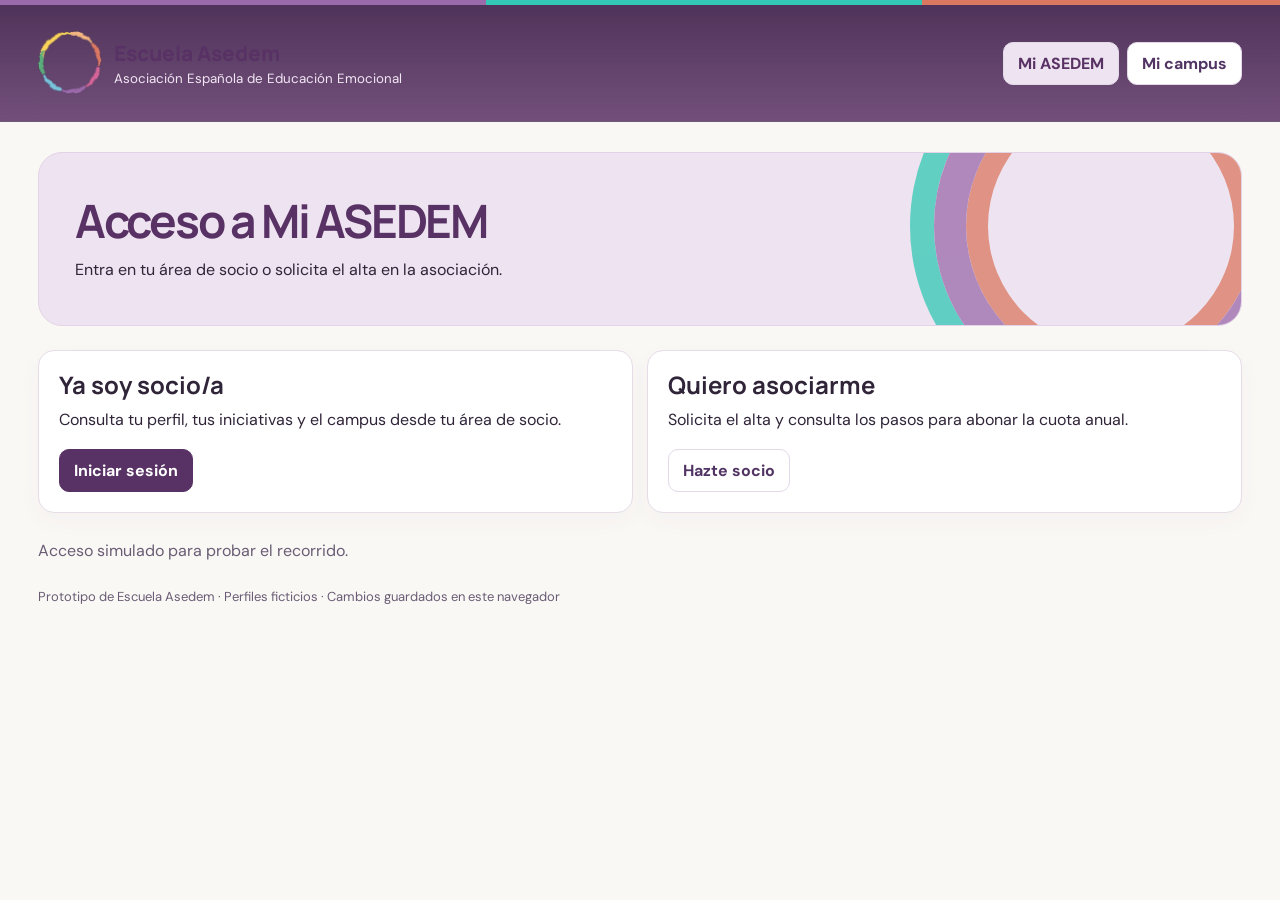
<file: index.html>
<!doctype html><html lang="es"><meta charset="utf-8"><meta name="viewport" content="width=device-width,initial-scale=1"><meta name="robots" content="noindex"><title>Escuela Asedem · Mi ASEDEM</title><link rel="icon" href="logo.png"><link rel="stylesheet" href="https://fonts.googleapis.com/css2?family=DM+Sans:wght@400;500;600;700&family=Manrope:wght@500;600;700;800&display=swap">
<link rel="stylesheet" href="asedem.css">
<header class="asedem-header"><div><div class="brand"><img src="logo.png" alt="Logotipo de ASEDEM"><div><strong>Escuela Asedem</strong><small>Asociación Española de Educación Emocional</small></div></div><nav aria-label="Espacios"><button id="member-access" data-page="acceso">Mi ASEDEM</button><a class="campus-entry" href="campus-original/index.html#/campus">Mi campus</a></nav></div></header>
<div class="layout"><aside><small>ESPACIO DE SOCIAS Y SOCIOS</small><nav aria-label="Mi ASEDEM"><button data-page="directorio">Directorio profesional</button><button data-page="grupos">Grupos y territorios</button><button data-page="iniciativas">Iniciativas</button><button data-page="perfil">Mi perfil</button><button data-page="socios">Mi cuota anual</button><a class="campus-entry" href="campus-original/index.html?acceso=socio#/campus/mis-cursos">Mi campus</a><button data-demo-logout>Cerrar sesión de demo</button></nav></aside><main id="main"></main></div>
<dialog id="modal"></dialog>
<script src="asedem.js"></script></html>
</file>
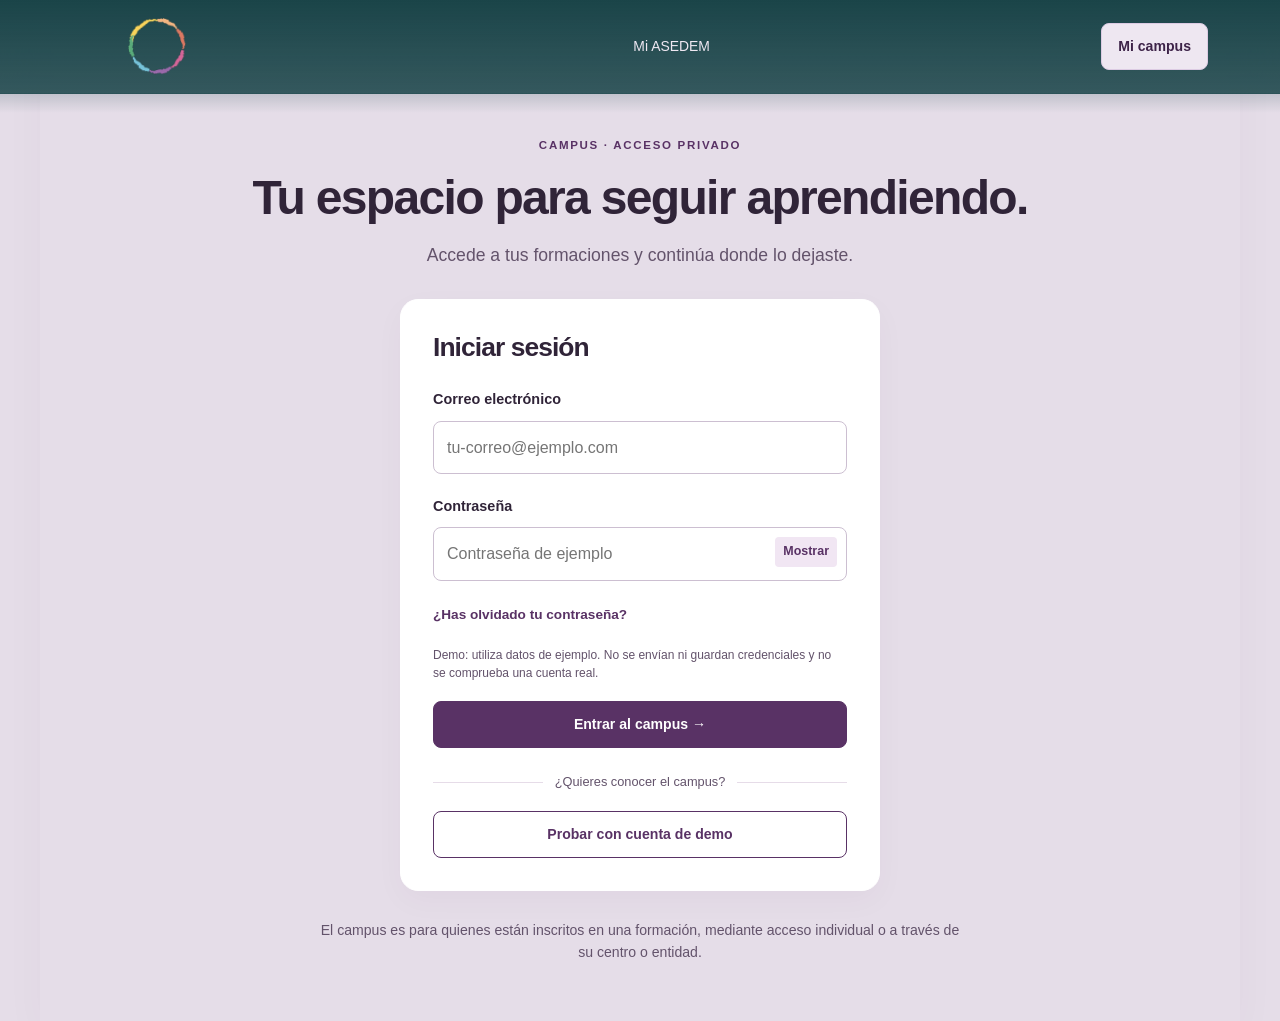
<file: campus-original/index.html>
<!doctype html><html lang="es"><head><meta charset="utf-8"><meta name="viewport" content="width=device-width,initial-scale=1"><meta name="robots" content="noindex"><title>Mi campus · Escuela Asedem</title><link rel="stylesheet" href="css/styles.css"><script defer src="js/data.js"></script><script defer src="js/resources.js"></script><script defer src="js/campus.js"></script><script defer src="js/unit.js"></script><script defer src="js/learning-content.js"></script><script defer src="js/learning-units.js"></script><script defer src="js/campus-dashboard.js"></script><script defer src="js/campus-services.js"></script><script defer src="js/app.js"></script></head><body><a class="skip" href="#main">Saltar al contenido</a><div class="shell"><header class="site-header"><div class="header-inner"><a class="brand" href="../index.html"><img src="../logo.png" alt="Escuela Asedem" width="54" height="54"></a><nav class="site-nav"><a href="../index.html#acceso">Mi ASEDEM</a></nav><div id="campus-user" hidden></div><div class="header-controls"><a class="campus-link" href="#/campus">Mi campus</a><button class="menu-toggle" aria-expanded="false">Menú</button></div></div></header><main id="main" tabindex="-1"><aside id="campus-sidebar" hidden></aside><section id="campus-materiales" class="view page" hidden></section>
<section id="campus-login" class="view page campus-login-page" hidden><header class="campus-login-heading"><div class="eyebrow">Campus · Acceso privado</div><h1>Tu espacio para seguir aprendiendo.</h1><p>Accede a tus formaciones y continúa donde lo dejaste.</p></header><section class="white-panel campus-login-card" aria-labelledby="campus-login-title"><h2 id="campus-login-title">Iniciar sesión</h2><form id="campus-login-form"><label for="campus-email">Correo electrónico</label><input id="campus-email" name="email" type="email" autocomplete="username" placeholder="tu-correo@ejemplo.com" maxlength="254" required><label for="campus-password">Contraseña</label><div class="campus-password-field"><input id="campus-password" name="password" type="password" autocomplete="current-password" placeholder="Contraseña de ejemplo" maxlength="128" required><button type="button" id="toggle-campus-password" aria-controls="campus-password" aria-pressed="false">Mostrar</button></div><button type="button" class="text-action campus-forgot" id="campus-forgot-password">¿Has olvidado tu contraseña?</button><p class="small campus-login-note">Demo: utiliza datos de ejemplo. No se envían ni guardan credenciales y no se comprueba una cuenta real.</p><button type="submit" class="primary">Entrar al campus →</button></form><div class="campus-demo-divider"><span>¿Quieres conocer el campus?</span></div><button class="secondary" id="campus-demo-access">Probar con cuenta de demo</button></section><div class="campus-access-explanation"><p>El campus es para quienes están inscritos en una formación, mediante acceso individual o a través de su centro o entidad.</p></div></section>
<section id="campus" class="view page study-page" hidden></section>
<section id="campus-services" class="view page study-page" hidden></section>
<section id="campus-curso" class="view page study-page" hidden></section>
<section id="unidad" class="view page unit-page" hidden></section>
<section id="unidad-multiformato" class="view page unit-page" hidden></section></main></div><dialog id="demo-dialog" aria-labelledby="dialog-title"><button class="dialog-close" aria-label="Cerrar">×</button><div id="dialog-content"></div></dialog></body></html>
</file>
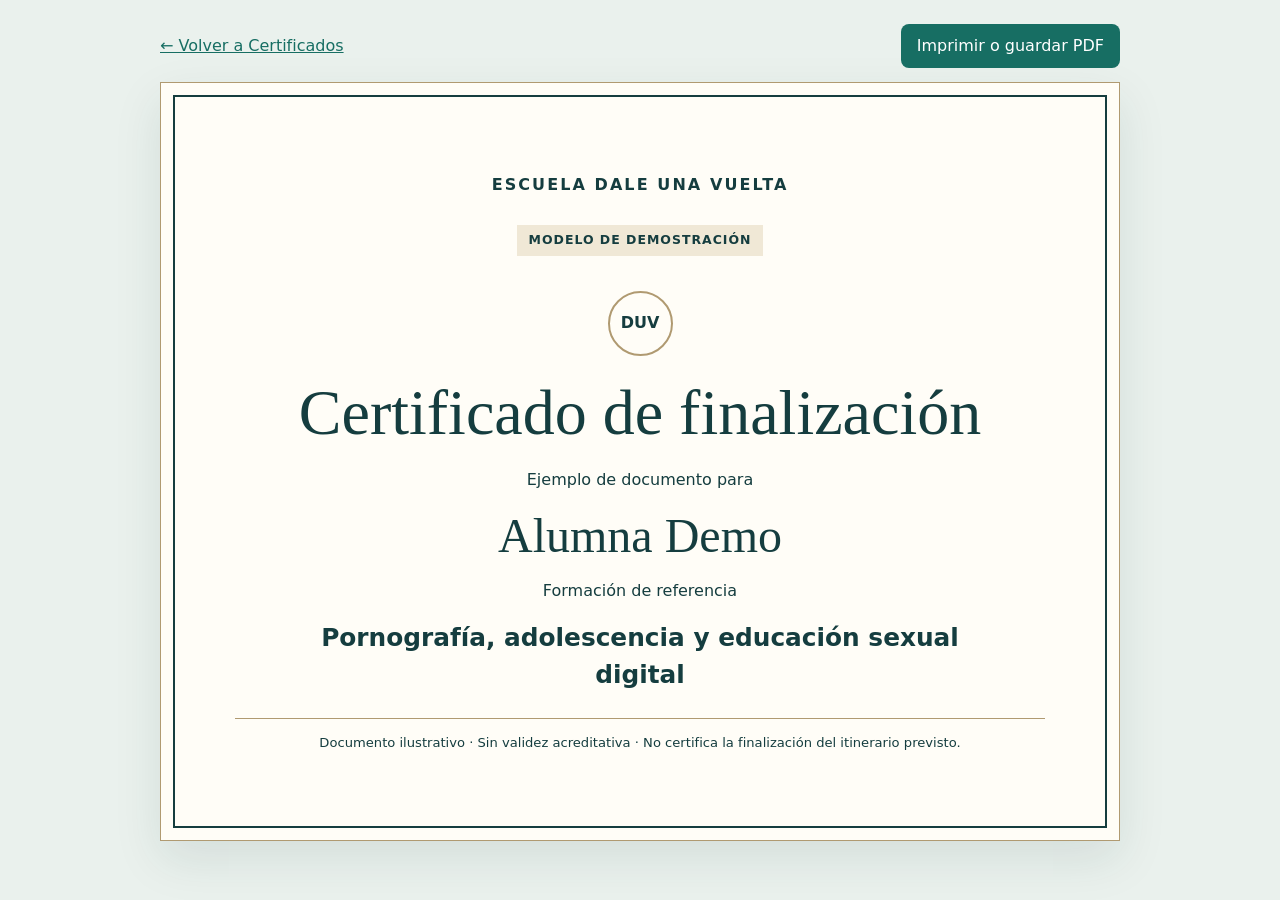
<file: campus-original/certificado-demo.html>
<!doctype html>
<html lang="es">
<meta charset="utf-8">
<meta name="viewport" content="width=device-width,initial-scale=1">
<title>Certificado de ejemplo · Escuela Dale Una Vuelta</title>
<style>
*{box-sizing:border-box}body{margin:0;padding:24px;background:#eaf1ed;color:#153d3f;font:16px/1.5 system-ui,sans-serif}.controls{max-width:960px;margin:0 auto 14px;display:flex;justify-content:space-between;gap:12px;align-items:center}.controls a{color:#176e63}.controls button{padding:10px 16px;background:#176e63;color:white;border:0;border-radius:8px;font:inherit;cursor:pointer}.certificate{max-width:960px;margin:auto;background:#fffdf7;padding:12px;border:1px solid #b09a71;box-shadow:0 18px 45px #153d3f1a}.frame{border:2px solid #153d3f;padding:clamp(20px,6vw,60px);text-align:center}.brand{font-weight:750;letter-spacing:.13em;text-transform:uppercase}.tag{display:inline-block;background:#f0e8d6;padding:6px 12px;font-size:.78rem;font-weight:750;letter-spacing:.08em}.seal{border:2px solid #b09a71;border-radius:50%;width:65px;height:65px;display:grid;place-items:center;margin:22px auto;color:#153d3f;font-weight:750}.frame h1{font:clamp(2rem,6vw,4rem)/1.1 Georgia,serif;margin:10px 0 20px}.recipient{font:clamp(1.6rem,5vw,3rem) Georgia,serif;margin:12px 0}.course{font-size:clamp(1.05rem,3vw,1.55rem);max-width:670px;margin:12px auto;font-weight:700}.footer{border-top:1px solid #b09a71;margin-top:25px;padding-top:14px;font-size:.82rem}button:focus-visible,a:focus-visible{outline:3px solid #a56629;outline-offset:4px}@media print{@page{size:A4 landscape;margin:10mm}body{padding:0;background:white}.controls{display:none}.certificate{box-shadow:none;max-width:none;break-inside:avoid}.frame{padding:22px}.seal{margin:12px auto}}
</style>
<div class="controls"><a href="./#/campus/certificados">← Volver a Certificados</a><button type="button" id="print">Imprimir o guardar PDF</button></div>
<main class="certificate"><div class="frame"><p class="brand">Escuela Dale Una Vuelta</p><p class="tag">MODELO DE DEMOSTRACIÓN</p><div class="seal" aria-hidden="true">DUV</div><h1>Certificado de finalización</h1><p>Ejemplo de documento para</p><p class="recipient">Alumna Demo</p><p>Formación de referencia</p><p class="course">Pornografía, adolescencia y educación sexual digital</p><p class="footer">Documento ilustrativo · Sin validez acreditativa · No certifica la finalización del itinerario previsto.</p></div></main>
<script>document.getElementById('print').addEventListener('click',()=>window.print());</script>
</html>
</file>
<file: asedem.css>
*{box-sizing:border-box}body{margin:0;background:#faf8fc;color:#2e2239;font:16px 'DM Sans',sans-serif}header{background:white;border-bottom:1px solid #ebe4ef}header>div,.layout{max-width:1350px;margin:auto;padding:18px 38px;display:flex;gap:28px}header>div{align-items:center;justify-content:space-between}header img{width:54px;height:54px;object-fit:contain}.brand{display:flex;align-items:center;gap:12px}.brand strong{display:block;font:800 21px Manrope,sans-serif}small,.muted{color:#695c74}button,input,select,textarea,.campus-entry{font:inherit}button,.campus-entry{cursor:pointer;border:1px solid #e3d9e9;border-radius:10px;padding:10px 14px;background:white;color:#513463;font-weight:700}button:hover,.campus-entry:hover,button[aria-current=true]{background:#eee2f4}button.primary{color:white;background:#65387b;border-color:#65387b}button.primary:hover{background:#4f285f}nav{display:flex;gap:8px;flex-wrap:wrap}.layout{align-items:start;padding-top:30px}aside{width:200px;flex:none}aside nav{display:grid}aside button,aside .campus-entry{text-align:left;border-color:transparent;background:transparent}aside small{display:block;margin:10px 0 12px}main{flex:1;min-width:0}.hero{position:relative;overflow:hidden;background:#eee2f4;border-radius:24px;padding:35px 36px;margin-bottom:24px}.hero:after{content:'';position:absolute;right:-65px;top:-115px;width:290px;height:290px;border-radius:50%;border:32px solid #d9c0e5;box-shadow:0 0 0 25px #f5e9f2,inset 0 0 0 22px #f5e9f2;pointer-events:none}.hero>*{position:relative;z-index:1;max-width:74%}h1,h2,h3{font-family:Manrope,sans-serif;line-height:1.15;margin:0 0 10px}h1{font-size:clamp(27px,4vw,46px);letter-spacing:-.05em}p{line-height:1.55;margin:8px 0 16px}.panel,.card{background:white;border:1px solid #eae2ee;border-radius:16px;padding:20px}.panel{margin-bottom:18px}.grid{display:grid;grid-template-columns:repeat(3,minmax(0,1fr));gap:14px}.filters{display:grid;grid-template-columns:repeat(3,1fr);gap:12px;margin:12px 0}label{display:grid;gap:6px;font-size:14px;font-weight:700}input,select,textarea{width:100%;min-width:0;background:white;color:inherit;border:1px solid #dcd0e3;border-radius:8px;padding:9px}.search{grid-column:1/-1}.avatar{display:grid;place-items:center;background:#ede0f3;color:#633477;border-radius:50%;width:49px;height:49px;font-weight:800;margin-bottom:12px}.card:nth-child(3n+2) .avatar{background:#fcecd8;color:#805021}.card:nth-child(3n) .avatar{background:#dfefe5;color:#245d3d}.chip{display:inline-block;background:#f3ecf7;border-radius:20px;padding:4px 9px;margin:3px 4px 5px 0;font-size:13px}.row{display:flex;gap:9px;align-items:center;flex-wrap:wrap}.between{justify-content:space-between}.section{margin:20px 0 13px}.notice{background:#f7eddb;padding:11px 14px;border-radius:10px;margin:14px 0}.stack{display:grid;gap:13px}.stack button{justify-self:start}dialog{max-width:min(560px,92vw);width:100%;border:1px solid #e3d9e9;border-radius:18px;padding:23px;color:inherit}dialog::backdrop{background:#31243f77}footer{margin-top:24px;color:#695c74;font-size:13px}a{color:#65387b}:focus-visible{outline:3px solid #9161a6;outline-offset:2px}@media(max-width:930px){.grid{grid-template-columns:repeat(2,minmax(0,1fr))}aside{width:155px}}@media(max-width:680px){header>div,.layout{padding:13px 16px;gap:12px;flex-wrap:wrap}.layout{display:block}aside{width:auto;margin-bottom:16px}aside nav{display:flex}aside small{display:none}.hero{padding:24px 20px}.hero:after{opacity:.35}.hero>*{max-width:100%}.filters{grid-template-columns:repeat(2,minmax(0,1fr))}.grid{grid-template-columns:1fr}}

/* The three accent colors used on ASEDEM's Congress page. */
:root {
  --plum: #593265;
  --violet: #9b6aab;
  --turquoise: #33c8b5;
  --coral: #db7960;
  --paper: #faf8f5;
  --ink: #302438;
  --line: #e6dce8;
}
body { background: var(--paper); color: var(--ink); }
header { border-bottom: 1px solid var(--line); }
header::before {
  content: "";
  display: block;
  height: 5px;
  background: linear-gradient(90deg, var(--violet) 0 38%, var(--turquoise) 38% 72%, var(--coral) 72%);
}
.brand strong { color: var(--plum); }
.hero {
  background: #eee3f0;
  border: 1px solid #e3d3e7;
  padding-block: 42px;
}
.hero h1 { color: var(--plum); }
.hero p { margin-bottom: 0; }
.hero::after {
  right: -47px;
  top: -104px;
  border-color: var(--violet);
  box-shadow: 0 0 0 24px var(--turquoise), inset 0 0 0 22px var(--coral);
  opacity: .75;
}
.panel, .card { border-color: var(--line); }
.panel { box-shadow: 0 8px 22px #59326509; }
.card { border-top: 3px solid var(--violet); }
.card:nth-child(3n+2) { border-top-color: var(--turquoise); }
.card:nth-child(3n) { border-top-color: var(--coral); }
.card:nth-child(3n+2) .avatar { background: #dff5ef; color: #215c53; }
.card:nth-child(3n) .avatar { background: #fae7df; color: #773b30; }
.chip { background: #edf6f3; color: #26544c; }
button.primary { background: var(--plum); border-color: var(--plum); }
button.primary:hover { background: #43254d; }
button[aria-current="true"] { background: #eee3f0; color: var(--plum); }
aside button[aria-current="true"] { border-left: 3px solid var(--violet); }
@media (max-width: 900px) {
  .hero::after { right: -160px; opacity: .45; }
}
@media (max-width: 680px) {
  .hero { padding-block: 24px; }
  .hero::after { display: none; }
  aside button[aria-current="true"] { border-left: 1px solid var(--violet); }
}
.campus-entry{display:inline-block;text-decoration:none}
aside[hidden]{display:none}
.access-grid{grid-template-columns:repeat(2,minmax(0,1fr))}
@media(max-width:680px){.access-grid{grid-template-columns:1fr}}

.asedem-header {
  position: sticky;
  top: 0;
  z-index: 10;
  background: linear-gradient(180deg, #472951f5, #593265d9);
  backdrop-filter: blur(16px);
  border-color: #ffffff30;
  color: white;
}
.asedem-header > div {
  padding-block: 26px;
  transition: padding-block 180ms ease;
}
.asedem-header .brand small { color: #f2e7f5; }
.asedem-header .brand img {
  width: 64px;
  height: 64px;
  transition: width 180ms ease, height 180ms ease;
}
.asedem-header.is-compact > div { padding-block: 10px; }
.asedem-header.is-compact .brand img { width: 42px; height: 42px; }
@media (max-width: 680px) {
  .asedem-header > div { flex-wrap: wrap; gap: 8px 16px; padding-block: 16px; }
  .asedem-header .brand img { width: 48px; height: 48px; }
  .asedem-header.is-compact .brand img { width: 36px; height: 36px; }
}
@media (prefers-reduced-motion: reduce) {
  .asedem-header > div, .asedem-header .brand img { transition: none; }
}
</file>
<file: campus-original/css/styles.css>
:root{--dark:#472951;--green:#593265;--mint:#f1e6f3;--ink:#302438;--muted:#63536b;--line:#e6dce8;--paper:#fff;--radius:16px}
*{box-sizing:border-box}
body{margin:0;background:#faf8f5;color:var(--ink);font-family:Arial,Helvetica,sans-serif;line-height:1.6}
button,input,select{font:inherit}
button,a{-webkit-tap-highlight-color:transparent}
button{cursor:pointer}
a{color:var(--green)}
a,button,input,select,summary{outline-offset:5px}
:focus-visible{outline:3px solid #a14f3d}
a:hover{text-decoration:underline}
h1,h2,h3{line-height:1.18;letter-spacing:-.035em}
h1{font-size:clamp(2rem,3.7vw,3.4rem);margin:14px 0 22px}
h2{font-size:clamp(1.6rem,2.5vw,2rem);margin:0 0 24px}
h3{font-size:1.22rem;margin:12px 0}
p{color:var(--muted);margin:0 0 20px}
img{max-width:100%}
[hidden]{display:none!important}
.shell{max-width:1200px;background:white;margin:28px auto;border-radius:18px;overflow:clip;box-shadow:0 14px 40px #47295109}
.site-header{background:var(--dark);padding:26px 32px;display:flex;align-items:center;justify-content:space-between;gap:24px}
.brand{color:white;text-decoration:none;white-space:nowrap;font-size:1.45rem;font-weight:750;letter-spacing:-1px}
.brand span{font-size:.9rem;font-weight:400;letter-spacing:0}
.brand small{display:block;color:#c8b3d1;font-size:.61rem;letter-spacing:1.5px;margin-top:1px}
.site-nav{display:flex;align-items:center;gap:22px;font-size:.85rem}
.site-nav a{color:#efe8f2;text-decoration:none}
.site-nav a[aria-current=page]{text-decoration:underline;text-underline-offset:7px}
.site-nav .campus-link{background:var(--green);padding:10px 16px;border-radius:8px;font-weight:700}
.menu-toggle{display:none;background:transparent;border:1px solid #ccbcd2;color:white;border-radius:8px;padding:8px 12px}
.skip{position:fixed;top:-100px;left:15px;z-index:10;background:white;padding:12px}
.skip:focus{top:10px}
.page{padding:32px}
.hero{background:var(--mint);border-radius:var(--radius);padding:38px;display:grid;grid-template-columns:1.2fr 1fr;gap:28px;align-items:center}
.hero p{max-width:600px;font-size:1.05rem}
.hero h1{max-width:650px}
.eyebrow{color:var(--green);text-transform:uppercase;font-size:.72rem;letter-spacing:1.7px;font-weight:bold}
.actions{display:flex;gap:14px;flex-wrap:wrap}
.primary,.secondary{display:inline-flex;justify-content:center;align-items:center;text-decoration:none;font-weight:bold;border-radius:8px;padding:12px 18px;line-height:1.4;font-size:.88rem}
.primary{background:var(--green);color:white;border:1px solid var(--green)}
.secondary{background:white;color:var(--green);border:1px solid var(--green)}
.primary:hover{background:#462255;text-decoration:none}
.secondary:hover{background:#f6f3f8;text-decoration:none}
.block{margin-top:38px}
.section-heading{display:flex;justify-content:space-between;align-items:baseline;gap:20px}
.grid{display:grid;grid-template-columns:repeat(3,minmax(0,1fr));gap:18px}
.course-card{border:1px solid var(--line);border-radius:13px;overflow:hidden;display:flex;flex-direction:column;transition:transform .18s,box-shadow .18s}
.course-card:hover{transform:translateY(-3px);box-shadow:0 8px 24px #47295110}
.course-body{padding:20px;display:flex;flex-direction:column;flex:1}
.course-body h3{margin:9px 0 18px}
.course-body p{font-size:.88rem}
.course-body .primary{margin-top:auto}
.tag{display:inline-block;background:var(--mint);padding:4px 10px;border-radius:20px;font-size:.75rem;width:fit-content;color:var(--green)}
.meta{font-size:.8rem;color:var(--muted);margin-bottom:10px}
.scene{background-image:url('../assets/illustrations.webp');background-size:300% 200%;background-repeat:no-repeat;aspect-ratio:1.5;min-width:0}
.scene-0{background-position:0 0}
.scene-1{background-position:50% 0}
.scene-2{background-position:100% 0}
.scene-3{background-position:0 100%}
.scene-4{background-position:50% 100%}
.scene-5{background-position:100% 100%}
.hero .scene{border-radius:12px}
.course-card .scene{aspect-ratio:1.8}
.capture{background:var(--mint);border-radius:var(--radius);padding:30px;display:grid;grid-template-columns:1fr 1.15fr;gap:30px;align-items:center}
.capture h2{max-width:390px}
.resource-grid{display:grid;grid-template-columns:1fr 1fr;gap:16px}
.resource-card{border:1px solid var(--line);border-radius:12px;overflow:hidden;background:white;display:flex;flex-direction:column}
.resource-card .scene{position:relative}
.play{position:absolute;left:50%;top:50%;transform:translate(-50%,-50%);background:white;border-radius:50%;width:42px;height:42px;display:grid;place-items:center;color:var(--green);box-shadow:0 2px 7px #47295122}
.resource-content{padding:16px}
.resource-content h3{font-size:1rem;margin:8px 0 14px}
.resource-content a{font-size:.85rem;font-weight:bold}
.small{font-size:.77rem;color:var(--muted)}
.capture .small{grid-column:1/-1;margin:0;border-top:1px solid #d6cbdb;padding-top:14px}
.community-banner{border:1px solid var(--line);border-radius:var(--radius);display:grid;grid-template-columns:.9fr 1.1fr;gap:30px;align-items:center;overflow:hidden}
.community-banner>div:last-child{padding:24px}
.catalog-hero{background:var(--dark);color:white;display:block;padding:40px}
.catalog-hero .eyebrow{color:#d5c2dd}
.catalog-hero p{color:#ebe4ee;margin:0;max-width:850px}
.search-row{display:grid;grid-template-columns:2fr 1fr;gap:16px}
.field label{display:block;font-size:.8rem;font-weight:bold;margin-bottom:6px}
input[type=search],input[type=text],input[type=email],select{width:100%;padding:13px;border:1px solid #ccbfd1;border-radius:8px;background:white;color:var(--ink)}
.filters{display:flex;flex-wrap:wrap;gap:10px;margin:18px 0}
.filters button{background:white;color:var(--ink);border:1px solid #ccbfd1;border-radius:30px;padding:9px 15px;font-size:.8rem}
.filters button[aria-pressed=true]{background:var(--green);color:white}
.result-count{margin:0 0 18px}
.empty{grid-column:1/-1;padding:36px;background:var(--mint);border-radius:12px}
.breadcrumb{font-size:.8rem;margin:0 0 22px}
.course-hero h1{font-size:clamp(2rem,3.3vw,3rem)}
.detail-layout{display:grid;grid-template-columns:minmax(0,1.7fr) minmax(260px,.9fr);gap:32px;align-items:start}
.summary-card{padding:24px;border:1px solid var(--line);border-radius:var(--radius);position:sticky;top:24px}
.summary-card h2{font-size:1.4rem}
.summary-card ul{padding:0;list-style:none}
.summary-card li{padding:12px 0;border-bottom:1px solid var(--line);font-size:.9rem}
.summary-card .primary{width:100%;margin-bottom:12px}
.checklist{padding:0;list-style:none}
.checklist li{padding-left:30px;position:relative;margin-bottom:18px;font-size:.95rem}
.checklist li:before{content:'✓';position:absolute;left:0;color:var(--green);font-weight:bold}
details{border:1px solid var(--line);border-radius:9px;margin-bottom:10px;overflow:hidden}
summary{padding:15px 18px;font-weight:bold;cursor:pointer;font-size:.95rem}
details[open] summary{background:var(--mint)}
details ul{padding:0 28px 0 42px;font-size:.9rem}
.authors{padding:24px;border-radius:12px;background:var(--mint)}
.authors h2{font-size:1.35rem}
.authors p{margin:0}
.resource-strip{background:var(--mint);border-radius:12px;padding:25px;display:flex;justify-content:space-between;align-items:center;gap:24px}
.resource-strip h2{margin:0 0 10px;font-size:1.5rem}
.resource-strip p{margin:0}
.site-footer{background:var(--dark);color:#e3d8e8;padding:22px 32px;display:flex;justify-content:space-between;gap:15px;flex-wrap:wrap;font-size:.73rem}
.site-footer a{color:#e3d8e8}
.demo-ribbon{background:#f5f2f6;padding:10px 32px;font-size:.72rem;color:var(--muted)}
dialog{border:1px solid var(--line);border-radius:18px;max-width:520px;width:calc(100% - 32px);padding:28px;color:var(--ink)}
dialog::backdrop{background:#47295180}
.dialog-close{float:right;border:0;background:var(--mint);border-radius:50%;width:34px;height:34px}
.dialog-form{display:grid;gap:15px}
.dialog-form label{font-size:.85rem}
.dialog-form input:not([type=checkbox]){display:block;margin-top:6px}
.status{font-size:.88rem;color:var(--green);margin-top:14px}
.view:not(.page){padding:32px}
.view .section{padding:30px 0}
.view .soft{background:#f7f4f8;padding:24px;border-radius:12px}
.card{border:1px solid var(--line);background:white;border-radius:12px;padding:20px}
.row{display:grid;grid-template-columns:1fr 1fr;gap:22px}
.form{max-width:540px;margin:auto;padding:25px;border:1px solid var(--line);border-radius:14px;background:white}
.form label{font-size:.85rem}
.form input:not([type=checkbox]){margin:7px 0 15px}
.note{background:var(--mint);border-left:4px solid var(--green);padding:15px;margin:20px 0;font-size:.85rem}
.progress{background:#e4dbe8;height:10px;border-radius:20px;overflow:hidden}
.progress>div{height:100%;background:var(--green)}
.accordion{width:100%;text-align:left;padding:16px;border:1px solid var(--line);border-radius:8px;margin:5px 0;background:white;color:var(--ink)}
.answer{display:none;padding:12px}
.answer.on{display:block}
.illustration{text-align:center;font-size:90px}
@media(max-width:1000px){.shell{margin:0;border-radius:0}
.site-header{flex-wrap:wrap}
.site-nav{gap:18px}
.hero{padding:28px;gap:20px}
.capture{grid-template-columns:1fr}
.detail-layout{grid-template-columns:minmax(0,1.5fr) minmax(240px,1fr)}
}
@media(max-width:700px){.page,.view:not(.page){padding:20px}
.site-header{padding:18px 20px;gap:12px}
.brand{font-size:1.2rem}
.menu-toggle{display:block}
.site-nav{display:none;width:100%;flex-direction:column;align-items:stretch;padding-top:12px}
.site-nav.open{display:flex}
.site-nav a{padding:8px}
.hero,.grid,.detail-layout,.community-banner,.search-row,.row{grid-template-columns:1fr}
.hero{padding:25px}
.hero .scene{max-width:420px;width:100%;margin:auto}
.course-hero .scene{max-width:330px}
.course-card .scene{aspect-ratio:1.8}
.course-body h3{min-height:0}
.capture{padding:22px;gap:20px}
.resource-grid{gap:12px}
.resource-content{padding:12px}
.resource-content h3{font-size:.92rem}
.resource-strip{align-items:start;flex-direction:column}
.summary-card{position:static;grid-row:1}
.community-banner .scene{max-height:230px}
.community-banner>div:last-child{padding:0 22px 22px}
.section-heading{align-items:start;flex-direction:column;gap:0}
.site-footer,.demo-ribbon{padding:16px 20px}
.block{margin-top:30px}
h1{letter-spacing:-1px}
.catalog-hero{padding:28px}
.filters button{padding:9px 12px}
.actions>*{flex:1;text-align:center}
.resource-strip .primary{width:100%}
}
@media(prefers-reduced-motion:reduce){*{scroll-behavior:auto!important;transition:none!important}
}
#main:focus{outline:none}
.sr-only{position:absolute;width:1px;height:1px;padding:0;margin:-1px;overflow:hidden;clip:rect(0,0,0,0);white-space:nowrap;border:0}
.resource-mode main{background:#e5dde8}
.resource-page{max-width:1060px;margin:0 auto}
.white-panel{background:#fff;border-radius:18px;padding:30px;border:1px solid #fff}
.resource-heading h1{max-width:760px;font-size:clamp(2.25rem,4.6vw,3.9rem);margin:14px 0 18px}
.resource-heading p{max-width:670px;margin:0;font-size:1.1rem}
.resource-search{margin-top:25px}
.resource-search input{background:#fff;border-color:#cbc2cf}
.resource-filters{gap:12px}
.resource-filters button{min-width:85px;border-radius:9px}
.resource-list{display:grid;gap:14px}
.resource-row{background:#fff;border:1px solid #fff;border-radius:16px;padding:15px 20px;display:grid;grid-template-columns:140px minmax(0,1fr) 30px;gap:22px;align-items:center;color:var(--ink);text-decoration:none;transition:border-color .15s,box-shadow .15s}
.resource-row:hover{border-color:var(--green);box-shadow:0 5px 15px #4729510c;text-decoration:none}
.resource-thumb{display:block;width:140px;aspect-ratio:1.8;border-radius:10px;position:relative}
.resource-thumb .play{width:29px;height:29px;font-size:.72rem}
.resource-row-text{display:flex;flex-direction:column;gap:7px}
.resource-row-text strong{font-size:1.2rem;line-height:1.2;letter-spacing:-.02em}
.resource-row-text>span{font-size:.82rem;color:var(--muted)}
.resource-arrow{font-size:1.65rem;line-height:1}
.resource-community{display:flex;justify-content:space-between;gap:20px;align-items:center;margin-top:30px}
.resource-community h2{margin:0;font-size:1.4rem}
.resource-detail-grid{display:grid;grid-template-columns:1.1fr 1fr;gap:24px;align-items:start}
.resource-title-row{display:grid;grid-template-columns:minmax(0,1fr) 125px;gap:16px;align-items:start}
.resource-title-row h1{font-size:clamp(1.8rem,2.8vw,2.5rem);margin:0 0 22px}
.resource-small-art{width:125px;aspect-ratio:1.6;border-radius:10px}
.resource-meta{font-size:.85rem;color:var(--ink);margin:0 0 15px}
.resource-information h2{font-size:1.4rem;margin:22px 0 12px}
.resource-information ul{padding-left:22px;margin:0 0 20px;font-size:.95rem}
.resource-information li{margin-bottom:7px}
.resource-information li::marker{color:var(--green)}
.resource-information>.small{margin:20px 0 0}
.resource-form-panel h2{font-size:1.5rem}
.resource-access-form{display:grid;gap:8px}
.resource-access-form>label:not(.optional-news){font-size:.85rem;font-weight:bold}
.resource-access-form input:not([type=checkbox]),.resource-access-form select{margin:0 0 10px}
.optional-news{display:flex;align-items:start;gap:10px;margin:8px 0 14px;font-size:.82rem}
.optional-news input{margin:5px 0 0;flex-shrink:0;width:17px;height:17px}
.resource-access-form>.small{margin:8px 0 0;text-align:center}
.resource-access-note{display:flex;gap:14px;align-items:center;margin:24px 0 0;font-size:.9rem;padding:22px 28px}
.resource-access-note>span{font-size:1.4rem}
.resource-confirm-heading h1{font-size:clamp(2.2rem,4vw,3.6rem);max-width:720px;margin:14px 0 18px}
.success-mark{display:inline-grid;place-items:center;border:2px solid var(--green);border-radius:50%;width:42px;height:42px;color:var(--green);font-size:1.7rem}
.resource-confirm-heading .actions{margin-top:24px}
.resource-confirm-heading>.small{margin:18px 0 0}
.resource-recommendation,.resource-community-confirm{margin-top:24px}
.resource-course-row{display:flex;gap:24px;align-items:center}
.resource-course-row h3{margin-top:0}
.resource-course-row p{margin-bottom:15px}
.resource-course-row .resource-small-art{width:140px;flex-shrink:0}
.resource-community-row{display:grid;grid-template-columns:1fr 150px;gap:24px;align-items:center}
.resource-community-row .resource-small-art{width:150px}
.resource-community-confirm h2,.resource-recommendation h2{font-size:1.8rem}
.resource-campus-link{text-align:center;font-size:.9rem;margin:30px 0 8px}
.resource-campus-link a{font-weight:bold}
.resource-empty h2{font-size:1.4rem}
@media(max-width:1000px){.resource-detail-grid{grid-template-columns:1fr}
.resource-title-row{grid-template-columns:minmax(0,1fr) 140px}
.resource-title-row .resource-small-art{width:140px}
.resource-information{min-height:0}
}
@media(max-width:700px){.white-panel{padding:22px;border-radius:15px}
.resource-heading h1{font-size:2.2rem}
.resource-heading p{font-size:1rem}
.resource-row{grid-template-columns:85px minmax(0,1fr) 18px;gap:12px;padding:13px}
.resource-thumb{width:85px;aspect-ratio:1.4}
.resource-row-text strong{font-size:1rem}
.resource-row-text>span{font-size:.73rem}
.resource-arrow{font-size:1.3rem}
.resource-filters{gap:7px}
.resource-filters button{min-width:0;flex:1;padding:9px 6px;font-size:.77rem}
.resource-community{flex-direction:column;align-items:start;gap:15px}
.resource-community h2{font-size:1.2rem}
.resource-title-row{grid-template-columns:minmax(0,1fr) 90px;gap:12px}
.resource-title-row h1{font-size:1.6rem}
.resource-title-row .resource-small-art{width:90px;aspect-ratio:1.2}
.resource-detail-grid{gap:18px}
.resource-access-note{font-size:.8rem;padding:19px}
.resource-confirm-heading h1{font-size:2.2rem}
.resource-course-row{gap:15px;align-items:start}
.resource-course-row .resource-small-art{width:85px}
.resource-course-row h3{font-size:1.05rem}
.resource-course-row p{font-size:.85rem}
.resource-community-row{grid-template-columns:1fr 85px;gap:12px}
.resource-community-row .resource-small-art{width:85px}
.resource-confirm-heading .actions{flex-direction:column}
.resource-confirm-heading .actions>*{width:100%}
.resource-community-confirm h2,.resource-recommendation h2{font-size:1.45rem}
}
:root{--header-height:98px}
.shell{margin:0 auto;border-radius:0;background:#e5dde8;overflow:clip}
body{background:#e5dde8}
.site-header{position:fixed;inset:0 0 auto;z-index:40;display:block;padding:0;background:linear-gradient(180deg,rgba(18,62,66,.96),rgba(18,62,66,.84));-webkit-backdrop-filter:blur(16px);backdrop-filter:blur(16px);color:white;border-bottom:1px solid #ffffff19}
.site-header:after{content:'';position:absolute;bottom:-20px;left:0;right:0;height:20px;pointer-events:none;background:linear-gradient(to bottom,rgba(18,62,66,.17),transparent)}
.header-inner{max-width:1200px;margin:auto;padding:18px 32px;display:flex;align-items:center;justify-content:space-between;gap:26px}
.brand{display:inline-flex;align-items:center;flex-shrink:0}
.brand img{display:block;width:170px;height:auto;aspect-ratio:1006/338;object-fit:contain}
.site-nav{gap:22px;font-size:.88rem}
.site-nav .campus-link{background:transparent;border:1px solid #d2beda;color:white}
.site-nav a:hover{color:#fff}
.header-mission{max-width:1200px;margin:0 auto;padding:22px 32px 44px}
.header-mission h1{color:white;font-size:clamp(2rem,4.2vw,3.65rem);max-width:1080px;line-height:1.12;letter-spacing:-.035em;margin:0 0 18px;font-weight:750}
.header-mission p{color:#d5c2dd;font-size:clamp(1.15rem,2.3vw,1.85rem);margin:0;line-height:1.3}
#main{padding-top:var(--header-height)}
.page,.view:not(.page){scroll-margin-top:calc(var(--header-height) + 24px)}
.home-page{padding:52px 32px 40px;display:grid;gap:34px}
.home-page .white-panel{padding:38px}
.home-training h2{font-size:clamp(2rem,4vw,3.1rem);margin:14px 0}
.home-training>p{font-size:1.25rem;margin-bottom:28px}
.home-training .primary{font-size:1rem;padding:15px 24px}
.summary-card{top:calc(var(--header-height) + 24px)}
dialog{max-height:calc(100dvh - 40px);overflow-y:auto}
a,button,summary,input,select{scroll-margin-top:calc(var(--header-height) + 24px)}
@media(max-width:1000px){.header-inner{flex-wrap:wrap;gap:16px}
.site-nav{gap:18px}
.brand img{width:155px}
.header-mission{padding-top:16px}
}
@media(max-width:700px){.header-inner{padding:15px 20px;gap:10px}
.brand img{width:145px}
.header-mission{padding:8px 20px 28px}
.header-mission h1{font-size:1.8rem;max-width:100%;margin-bottom:14px}
.header-mission p{font-size:1.1rem}
.site-header:has(.site-nav.open) .header-mission{display:none}
.site-nav{max-height:60dvh;overflow-y:auto}
.home-page{padding:30px 20px;gap:24px}
.home-page .white-panel{padding:25px}
.home-training h2{font-size:2rem}
.home-training>p{font-size:1.05rem}
.site-nav .campus-link{text-align:center}
}
.marketplace-page{max-width:none;padding:34px 28px;background:#faf9fb}
.marketplace-layout{display:grid;grid-template-columns:220px minmax(0,1fr);gap:32px}
.marketplace-sidebar{position:sticky;top:calc(var(--header-height) + 20px);align-self:start;max-height:calc(100dvh - var(--header-height) - 36px);overflow:auto;padding-right:12px;scrollbar-width:thin}
.marketplace-sidebar details{border:0;overflow:visible;margin:0;border-radius:0}
.marketplace-sidebar summary{display:none}
.sidebar-inner h2{font-size:1.1rem;margin:0 0 18px;letter-spacing:0}
.all-courses-link{padding:0 0 0 10px;border:0;border-left:3px solid var(--green);color:var(--green);background:none;text-align:left;font-size:.9rem;font-weight:bold;margin-bottom:22px}
.catalog-filter-group{border:0;border-top:1px solid var(--line);margin:0;padding:22px 0 16px;min-width:0}
.catalog-filter-group legend{float:left;width:100%;font-size:.92rem;font-weight:bold;margin-bottom:14px}
.catalog-filter-group label{clear:both;display:flex;gap:9px;align-items:start;margin:12px 0;font-size:.84rem;line-height:1.4;color:#605763;cursor:pointer}
.catalog-filter-group input{accent-color:var(--green);margin:3px 0 0;width:15px;height:15px;flex-shrink:0}
.filter-disclaimer{font-size:.71rem;line-height:1.5;margin:10px 0 20px}
.sidebar-clear{font-size:.78rem;padding:8px 12px}
.marketplace-heading{border-bottom:1px solid var(--line);padding-bottom:22px;margin-bottom:24px;scroll-margin-top:calc(var(--header-height) + 20px)}
.marketplace-heading h1{font-size:clamp(1.9rem,3.2vw,2.65rem);margin:0 0 16px;line-height:1.16}
.marketplace-heading p{font-size:.93rem;margin:0;max-width:750px}
.marketplace-toolbar{display:grid;grid-template-columns:minmax(0,1fr) 180px;gap:15px}
.marketplace-toolbar input,.marketplace-toolbar select{font-size:.86rem;min-height:46px}
.catalog-demo-note{font-size:.72rem;margin:12px 0 0;color:#736c76}
.catalog-status-row{display:flex;align-items:center;justify-content:space-between;margin:20px 0 6px;font-size:.8rem}
.catalog-status-row p{margin:0}
.catalog-reset-inline,.catalog-see-all{background:none;border:0;color:var(--green);font-weight:bold;font-size:.8rem;padding:5px;cursor:pointer}
.catalog-reset-inline:hover,.catalog-see-all:hover{text-decoration:underline}
.catalog-active-filters{display:flex;gap:8px;flex-wrap:wrap}
.catalog-active-filters button{font-size:.7rem;background:var(--mint);border:1px solid var(--line);border-radius:20px;padding:6px 10px;color:var(--green)}
.catalog-shelf{margin-top:28px;scroll-margin-top:calc(var(--header-height) + 20px)}
.catalog-shelf-heading{display:flex;justify-content:space-between;align-items:baseline;gap:15px;margin-bottom:20px}
.catalog-shelf-heading h2{font-size:1.6rem;letter-spacing:-.02em;margin:0}
.market-course-grid{display:grid;grid-template-columns:repeat(3,minmax(0,1fr));gap:22px}
.market-course-card{background:white;border-radius:12px;box-shadow:0 5px 20px #47295111;overflow:hidden;display:flex;flex-direction:column;border:1px solid #ece9ee;transition:box-shadow .18s,transform .18s}
.market-course-card:hover{box-shadow:0 10px 26px #47295120;transform:translateY(-2px)}
.catalog-photo{background-image:url('../assets/course-photos.webp');background-size:300% 200%;background-repeat:no-repeat;aspect-ratio:16/9;position:relative;overflow:hidden}
.catalog-photo-0{background-position:0 0}
.catalog-photo-1{background-position:50% 0}
.catalog-photo-2{background-position:100% 0}
.catalog-photo-3{background-position:0 100%}
.catalog-photo-4{background-position:50% 100%}
.catalog-photo-5{background-position:100% 100%}
.market-photo-link{display:block;text-decoration:none}
.catalog-example-label{position:absolute;left:10px;top:10px;color:var(--ink);background:#fff7d9;border-radius:20px;padding:4px 8px;font-size:.62rem;font-weight:bold;line-height:1.4}
.catalog-photo-meta{position:absolute;bottom:0;left:0;right:0;padding:20px 12px 8px;background:linear-gradient(transparent,rgba(12,37,40,.85));color:white;font-size:.75rem;line-height:1.3}
.market-course-body{padding:16px;display:flex;flex-direction:column;flex:1}
.market-course-body h3{font-size:1.08rem;line-height:1.25;letter-spacing:-.02em;margin:0 0 12px;min-height:4.05em}
.market-course-body h3 a{color:var(--ink);text-decoration:none}
.market-course-body h3 a:hover{text-decoration:underline}
.market-audience{font-size:.74rem;margin:0 0 10px;color:#736a77}
.market-topic{font-size:.75rem;margin:0 0 16px;color:#736a77}
.market-recognition{font-size:.7rem;color:var(--green);margin-bottom:12px}
.market-course-body>.primary{font-size:.83rem;margin-top:auto;width:100%;padding:11px 8px}
.catalog-photo-note{font-size:.7rem;margin:35px 0 0}
.course-hero>.catalog-photo{border-radius:12px}
.catalog-shelf+.catalog-shelf{margin-top:42px}
@media(max-width:1100px){.marketplace-layout{grid-template-columns:190px minmax(0,1fr);gap:24px}
.market-course-grid{gap:15px}
.market-course-body{padding:13px}
.market-course-body h3{font-size:1rem}
.marketplace-page{padding:30px 22px}
}
@media(min-width:701px) and (max-width:900px){.market-course-grid{grid-template-columns:repeat(2,minmax(0,1fr))}
}
@media(max-width:700px){.marketplace-page{padding:24px 20px}
.marketplace-layout{grid-template-columns:1fr;gap:24px}
.marketplace-sidebar{position:static;max-height:none;overflow:visible;padding:0}
.marketplace-sidebar details{border:1px solid var(--line);border-radius:10px;background:white}
.marketplace-sidebar summary{display:block;padding:14px 16px;font-size:.95rem}
.marketplace-sidebar summary:after{content:'＋';float:right}
.marketplace-sidebar details[open] summary:after{content:'−'}
.sidebar-inner{padding:15px 20px}
.catalog-filter-group{padding-top:15px}
.marketplace-heading h1{font-size:1.95rem}
.marketplace-toolbar{grid-template-columns:1fr}
.marketplace-toolbar select{width:100%}
.market-course-grid{grid-template-columns:1fr;gap:22px}
.market-course-body{padding:18px}
.market-course-body h3{font-size:1.2rem;min-height:0}
.market-audience,.market-topic{font-size:.85rem}
.catalog-example-label{font-size:.72rem}
.catalog-photo-meta{font-size:.85rem}
.market-course-body>.primary{font-size:.95rem}
.catalog-shelf-heading h2{font-size:1.5rem}
.catalog-shelf-heading{align-items:center}
.catalog-see-all{white-space:nowrap}
.catalog-status-row{gap:10px}
}
.professionals-page{padding:42px 32px}
.professionals-heading{margin:0 0 38px}
.professionals-heading h1{font-size:clamp(2.3rem,4.3vw,3.55rem);max-width:1080px;margin:16px 0}
.professionals-heading>p{font-size:1.25rem;max-width:900px;margin:0}
.professional-team{display:grid;grid-template-columns:1.15fr 1fr;gap:36px;align-items:center;padding:32px}
.professional-team h2{font-size:clamp(2rem,3.4vw,2.8rem);max-width:510px;margin-bottom:22px}
.professional-team p{font-size:1.05rem}
.professional-tags{list-style:none;padding:0;margin:24px 0 28px;display:flex;gap:8px;flex-wrap:wrap}
.professional-tags li{background:#eae3ed;border-radius:9px;padding:7px 11px;font-size:.8rem}
.professional-team-photo{aspect-ratio:16/14;border-radius:12px;background-size:300% 200%}
.professional-paths{margin:40px 0 30px}
.professional-paths>h2{font-size:clamp(1.8rem,3.1vw,2.5rem)}
.professional-path-grid{display:grid;grid-template-columns:repeat(2,minmax(0,1fr));gap:22px}
.professional-path{padding:20px;overflow:hidden}
.professional-path>.catalog-photo{aspect-ratio:2.8;border-radius:10px;margin-bottom:22px}
.professional-path h3{font-size:1.6rem;margin:0 0 14px}
.professional-path p{margin:0 0 18px}
.professional-path a,.text-action{font-size:1rem;font-weight:bold}
.text-action{background:none;border:0;color:var(--green);padding:0;text-align:left}
.text-action:hover{text-decoration:underline}
.professional-path.text-path{padding:28px}
.professional-path .path-note{font-size:.76rem;margin:12px 0 0}
.professional-disclaimer{margin:28px 0 0;text-align:center}
.professional-request-form{display:grid;gap:9px}
.professional-request-form label{font-weight:bold;font-size:.87rem}
.professional-request-form input,.professional-request-form select,.professional-request-form textarea{margin-bottom:9px}
.professional-request-form textarea{resize:vertical;width:100%;font:inherit;padding:12px;color:var(--ink);border:1px solid #ccbfd1;border-radius:8px}
.professional-request-form input[type=number]{width:100%;font:inherit;padding:12px;color:var(--ink);border:1px solid #ccbfd1;border-radius:8px}
.professional-request-form .small{margin:0 0 12px}
.professional-request-form>.primary{margin-top:8px}
.feature-mark{color:var(--green);font-size:1.4rem;flex-shrink:0;line-height:1}
.excluded .feature-mark{color:#827d84}
.included-courses{margin:26px 4px 0}
.included-courses h2{font-size:1.35rem;margin:0 0 10px}
.included-courses p{font-size:.94rem;margin:0 0 12px}
.included-courses a{font-weight:bold}
.professional-community-detail{margin-top:42px}
.professional-community-detail>h2{font-size:1.9rem;margin-bottom:14px}
.community-possibilities{display:grid;grid-template-columns:repeat(3,minmax(0,1fr));gap:18px;margin:24px 0 14px}
.community-possibilities>.white-panel{padding:23px}
.community-possibilities h3{font-size:1.25rem;margin:0 0 12px}
.community-possibilities p{font-size:.94rem;margin:0}
.professional-community-detail .small{margin:0}
@media(min-width:701px) and (max-width:1000px){.header-inner{gap:12px}
.site-nav{gap:12px;font-size:.8rem}
.brand img{width:145px}
}
@media(max-width:1000px){.professional-team{gap:24px}
.professional-path h3{font-size:1.4rem}
}
@media(max-width:700px){.professionals-page{padding:30px 20px}
.professionals-heading{margin-bottom:28px}
.professionals-heading h1{font-size:2.3rem}
.professionals-heading>p{font-size:1.05rem}
.professional-team{grid-template-columns:1fr;padding:23px}
.professional-team h2{font-size:2rem}
.professional-team-photo{aspect-ratio:16/9;order:2}
.professional-team .primary{width:100%}
.professional-path-grid{grid-template-columns:1fr;gap:18px}
.professional-paths>h2{font-size:1.9rem}
.professional-path h3{font-size:1.5rem}
.professional-path.text-path{padding:23px}
.feature-mark{font-size:1.1rem}
.community-possibilities{grid-template-columns:1fr;gap:12px}
.professional-community-detail>h2{font-size:1.6rem}
}
.professionals-page .catalog-photo{background-image:none}
.professionals-page .catalog-photo>svg{position:absolute;inset:0;display:block;width:100%;height:100%}
.resource-photo{display:block;position:relative;overflow:hidden;aspect-ratio:16/9;min-width:0;background:#ece8ee}
.resource-photo>svg{display:block;position:absolute;inset:0;width:100%;height:100%}
.resource-photo .play{z-index:1}
.resource-photo-disclaimer{margin:18px 0}
.resource-card .resource-photo{aspect-ratio:1.8}
.resource-thumb.resource-photo{aspect-ratio:1.8}
.resource-small-art.resource-photo{aspect-ratio:1.6}
.campus-login-page{padding:42px 24px 45px}
.campus-login-heading{text-align:center;max-width:850px;margin:0 auto 30px}
.campus-login-heading h1{font-size:clamp(2rem,3.8vw,3rem);margin:15px 0}
.campus-login-heading>p{font-size:1.1rem;margin:0}
.campus-login-card{max-width:480px;margin:0 auto;padding:32px;box-shadow:0 10px 30px #47295109}
.campus-login-card h2{font-size:1.65rem;margin-bottom:25px}
.campus-login-card form{display:grid;gap:9px}
.campus-login-card label{font-weight:bold;font-size:.9rem}
.campus-login-card input{margin-bottom:12px}
.campus-password-field{position:relative;display:flex;margin-bottom:2px}
.campus-password-field input{font:inherit;width:100%;border:1px solid #ccbfd1;border-radius:8px;background:white;padding:13px 88px 13px 13px;color:var(--ink);min-width:0}
.campus-password-field button{position:absolute;right:10px;top:10px;border:0;border-radius:4px;background:#f1e6f3;color:var(--green);font-size:.78rem;font-weight:bold;padding:5px 8px}
.campus-forgot{justify-self:start;font-size:.85rem;margin:0 0 6px}
.campus-login-note{font-size:.75rem;margin:6px 0 10px;line-height:1.5}
.campus-login-card .primary,.campus-login-card>.secondary{width:100%;min-height:47px}
.campus-demo-divider{display:flex;align-items:center;gap:12px;font-size:.8rem;color:var(--muted);margin:24px 0 18px;text-align:center}
.campus-demo-divider:before,.campus-demo-divider:after{content:'';height:1px;background:var(--line);flex:1}
.campus-access-explanation{max-width:650px;margin:28px auto 0;text-align:center;font-size:.88rem}
.campus-access-explanation p{margin-bottom:12px}
.campus-access-explanation a{font-weight:bold}
.campus-session-bar{display:flex;justify-content:space-between;align-items:center;gap:15px;font-size:.82rem;margin-bottom:20px}
@media(max-width:700px){.resource-thumb.resource-photo{aspect-ratio:1.4}
.resource-title-row .resource-small-art.resource-photo{aspect-ratio:1.2}
.campus-login-page{padding:28px 20px}
.campus-login-heading{text-align:left;margin-bottom:26px}
.campus-login-heading h1{font-size:2.1rem}
.campus-login-heading>p{font-size:1rem}
.campus-login-card{padding:25px 22px}
.campus-login-card input{font-size:1rem}
.campus-access-explanation{text-align:left;font-size:.83rem}
.campus-session-bar{align-items:start;flex-direction:column}
.campus-login-card h2{font-size:1.5rem}
}
.home-mode .site-header{background:linear-gradient(180deg,rgba(18,62,66,.84),rgba(18,62,66,.72))}
.home-partner h2{font-size:clamp(2rem,4vw,3.1rem);max-width:900px;margin:14px 0 20px}
.home-partner>p:not(.small){max-width:830px;font-size:1.15rem;margin-bottom:26px}
.home-partner .primary{font-size:1rem;padding:15px 24px}
.home-partner>.home-partner-note{margin:18px 0 0;max-width:760px;font-size:.85rem}
@media(max-width:700px){.home-partner h2{font-size:2rem}
.home-partner>p:not(.small){font-size:1.05rem}
.home-partner .primary{width:100%;font-size:.95rem}
.home-partner>.home-partner-note{font-size:.8rem}
}
:root{--home-mission-padding:66px}
.home-mode #main{padding-top:var(--home-header-height,var(--header-height))}
.header-mission{display:grid;grid-template-rows:1fr;transition:grid-template-rows .24s ease,padding .24s ease,opacity .18s ease}
.header-mission-content{overflow:hidden;min-height:0}
.home-header-compact .header-mission{grid-template-rows:0fr;padding-top:0;padding-bottom:0;opacity:0;visibility:hidden}
@media(max-width:700px){:root{--home-mission-padding:36px}
}

/* Education-only product: individual training, centres, resources and free community. */
.home-centres h2{font-size:clamp(2rem,4vw,3.1rem);margin:14px 0 20px;max-width:930px}.home-centres>p{font-size:1.15rem;max-width:830px;margin-bottom:26px}.home-centres .primary{font-size:1rem;padding:15px 24px}
.learning-page{padding:40px 32px}.learning-intro{margin-bottom:34px}.learning-intro h1{font-size:clamp(2.2rem,4vw,3.4rem);max-width:1050px;margin:14px 0 20px}.learning-intro>p{font-size:1.15rem;max-width:900px;margin:0}.community-possibilities h2{font-size:1.45rem;margin:0 0 18px}.community-possibilities a{font-weight:bold;display:inline-block;margin-top:18px}.community-possibilities .small{margin-top:18px;font-size:.8rem}.community-invitation{display:flex;align-items:center;justify-content:space-between;gap:26px;margin-top:30px}.community-invitation h2{font-size:1.8rem;margin:0 0 14px}.community-invitation p{max-width:650px;margin:0}.community-invitation .primary{flex-shrink:0}.learning-faq{margin-top:36px}.learning-faq h2{font-size:1.8rem}.learning-faq details{background:white}.learning-faq details p{padding:0 20px 20px;margin:0}.learning-next{margin-top:30px}.learning-next h2{font-size:1.8rem;margin-bottom:14px}.learning-next p{margin-bottom:20px}.centres-photo{aspect-ratio:16/11;border-radius:12px}.centres-note{font-size:.8rem!important;margin:18px 0 0}.centres-process{margin-top:38px}.centres-process h2{font-size:1.9rem}.centres-process ol{list-style:none;margin:0;padding:0;display:grid;grid-template-columns:repeat(3,minmax(0,1fr));gap:18px;counter-reset:steps}.centres-process li{counter-increment:steps;padding:25px}.centres-process li:before{content:'0' counter(steps);font-weight:bold;color:var(--green);font-size:.9rem}.centres-process h3{font-size:1.35rem;margin:15px 0}.centres-process p{margin:0;font-size:.95rem}.centres-disclaimer{margin:25px 0 0;text-align:center}
@media(min-width:701px) and (max-width:1000px){.header-inner{gap:12px}.site-nav{gap:12px;font-size:.8rem}}
@media(max-width:700px){.home-centres h2{font-size:2rem}.home-centres>p{font-size:1.05rem}.home-centres .primary{width:100%;font-size:.95rem}.learning-page{padding:28px 20px}.learning-intro h1{font-size:2.2rem}.learning-intro>p{font-size:1.05rem}.community-invitation{flex-direction:column;align-items:stretch;padding:24px}.community-invitation h2,.learning-next h2{font-size:1.6rem}.community-possibilities h2{font-size:1.4rem}.centres-process ol{grid-template-columns:1fr}.centres-process h2{font-size:1.7rem}.centres-photo{aspect-ratio:16/9}.learning-next .actions{flex-direction:column}}

/* Task-based navigation: campus stays visible outside the collapsed mobile menu. */
.header-inner{flex-wrap:nowrap;gap:22px}.site-nav{gap:18px;flex:1;justify-content:center;font-size:.87rem}.site-nav a{white-space:nowrap}.header-controls{display:flex;align-items:center;gap:10px;flex-shrink:0}.header-controls>.campus-link{display:inline-flex;align-items:center;justify-content:center;white-space:nowrap;padding:11px 16px;border:1px solid #dccbe3;background:#eee7f1;color:#3d2348;border-radius:8px;font-weight:bold;font-size:.88rem;text-decoration:none}.header-controls>.campus-link:hover{background:#fff}.header-controls>.campus-link[aria-current=page]{background:#fff;box-shadow:0 0 0 2px #c4a8cf;text-decoration:underline;text-underline-offset:5px}.site-nav a[aria-current=page]{font-weight:bold;text-decoration:underline;text-decoration-thickness:2px;text-underline-offset:7px}.site-footer{padding:28px 32px;align-items:start;gap:25px}.footer-heading>span{font-weight:bold;font-size:.95rem}.footer-heading>p{color:#d7ccdc;margin:8px 0 0;max-width:320px;font-size:.8rem}.footer-links{display:grid;grid-template-columns:repeat(3,minmax(0,1fr));gap:14px 24px;max-width:650px;font-size:.8rem}.footer-links a[aria-current=page]{font-weight:bold;text-underline-offset:5px}.footer-info-button{border:0;background:none;padding:0;color:#e3d8e8;font:inherit;text-align:left;text-decoration:underline;cursor:pointer}.footer-info-button:hover{color:white}
@media(max-width:1000px){.header-inner{display:grid;grid-template-columns:minmax(0,1fr) auto;grid-template-areas:'brand controls' 'nav nav';gap:0 14px;padding:16px 24px}.header-inner>.brand{grid-area:brand;justify-self:start}.header-controls{grid-area:controls}.header-controls .menu-toggle{display:block}.site-nav{grid-area:nav;display:none;flex-direction:column;align-items:stretch;gap:5px;width:100%;padding:14px 0 4px;max-height:60dvh;overflow-y:auto}.site-nav.open{display:flex}.site-nav a{padding:10px 12px;font-size:1rem;border-radius:6px}.site-nav a[aria-current=page]{background:#ffffff16}.site-header:has(.site-nav.open) .header-mission{display:none}.brand img{width:155px}.footer-links{grid-template-columns:repeat(2,minmax(0,1fr));gap:14px 22px}}
@media(max-width:700px){.header-inner{padding:14px 20px;gap:0 10px}.brand img{width:135px}.header-controls{gap:8px}.header-controls>.campus-link{font-size:.8rem;padding:9px 11px}.header-controls .menu-toggle{font-size:.8rem;padding:8px 10px}.site-footer{padding:25px 20px;flex-direction:column;gap:24px}.footer-links{max-width:none;width:100%;font-size:.83rem}.footer-heading>p{max-width:100%}}
@media(max-width:360px){.brand img{width:115px}.header-inner{padding-inline:16px}.header-controls{gap:6px}.header-controls>.campus-link{padding:8px}.header-controls .menu-toggle{padding:7px 8px}}

/* Homepage: editorial hierarchy for a specialised digital school. */
.home-hero-eyebrow{font-size:.76rem;letter-spacing:.15em;text-transform:uppercase;font-weight:bold;color:#e2d7e7;margin-bottom:18px}.home-mode .header-mission{padding-top:20px;padding-bottom:38px}.home-mode .header-mission h1{max-width:1000px;font-size:clamp(2.2rem,4vw,3.5rem);margin-bottom:18px}.home-mode .header-mission p{max-width:850px;font-size:clamp(1rem,1.6vw,1.2rem);line-height:1.55;color:#ebe4ed}.home-hero-actions{gap:14px;margin-top:26px}.home-hero-actions .primary{background:#f8f5fa;border-color:#f8f5fa;color:#3c2247;font-size:.95rem;padding:13px 21px}.home-hero-actions .primary:hover{background:white}.home-hero-actions .secondary{background:transparent;border-color:#d9cbdf;color:white;font-size:.95rem;padding:13px 21px}.home-hero-actions .secondary:hover{background:#ffffff16}:root{--home-mission-padding:58px}
.home-redesign{display:block;padding:34px 32px 48px}.home-profiles{display:grid;grid-template-columns:repeat(3,minmax(0,1fr));gap:16px;margin:0 0 62px}.home-profile{display:flex;align-items:center;gap:14px;padding:23px 20px;background:#fff;border:1px solid #ddd4e1;border-radius:12px;text-decoration:none;color:var(--ink);min-width:0}.home-profile:hover{border-color:var(--green);text-decoration:none;box-shadow:0 5px 18px #4729510c}.home-profile>span:last-child{margin-left:auto;color:var(--green);font-size:1.35rem}.home-profile-number{align-self:start;margin-top:1px;font-size:.75rem;font-weight:bold;color:#827488}.home-profile h3{font-size:1.1rem;letter-spacing:-.025em;margin:0 0 8px}.home-profile p{font-size:.83rem;line-height:1.4;margin:0}.home-section{margin-top:62px}.home-section-heading{display:flex;justify-content:space-between;align-items:end;gap:24px;margin-bottom:22px}.home-section-heading h2{font-size:clamp(1.8rem,3vw,2.45rem);margin:10px 0 0;max-width:800px}.home-text-link{font-size:.9rem;font-weight:bold;text-underline-offset:5px;flex-shrink:0}.home-section-lead{font-size:1rem;max-width:850px;margin-bottom:26px}.home-course-grid{display:grid;grid-template-columns:repeat(3,minmax(0,1fr));gap:22px}.home-course-card .market-course-body{padding:22px}.home-course-label{display:inline-block;width:fit-content;font-size:.7rem;line-height:1.35;padding:6px 9px;border-radius:6px;margin-bottom:16px;font-weight:bold;letter-spacing:.01em}.official-label{background:#efe9f1;color:#4c3456}.example-label{background:#fff0cf;color:#72551b}.home-demo-course{border-color:#e7d8ad}.home-course-card .market-course-body h3{font-size:1.35rem;line-height:1.25;min-height:3.75em;margin-bottom:14px}.home-course-audience{font-size:.8rem;margin-bottom:14px}.home-course-description{font-size:.9rem;line-height:1.55;margin-bottom:22px}.home-course-card .market-course-body>.primary{font-size:.9rem;padding:12px}.home-official-source{text-align:center;font-size:.76rem;margin-top:12px;text-underline-offset:4px}.home-source-note{margin:20px 0 0;font-size:.75rem;max-width:950px}.home-topic-grid{display:grid;grid-template-columns:repeat(2,minmax(0,1fr));gap:16px}.home-topic{display:block;padding:27px 29px;background:#f3eff5;border:1px solid #cfc2d4;border-radius:12px;text-decoration:none;color:var(--ink)}.home-topic:hover{background:#fbf9fc;border-color:var(--green);text-decoration:none}.home-topic h3{font-size:1.35rem;margin:0 0 13px;max-width:450px}.home-topic p{font-size:.95rem;margin-bottom:18px;max-width:470px}.home-topic span{font-size:.85rem;font-weight:bold;color:var(--green)}.home-redesign .home-centres-feature{padding:35px;display:grid;grid-template-columns:1.15fr 1fr;align-items:center;gap:35px;margin-top:62px}.home-centres-feature h2{font-size:clamp(1.9rem,3vw,2.6rem);margin:14px 0 22px;max-width:540px}.home-centres-feature>div>p:not(.small){font-size:1.05rem;margin-bottom:24px}.home-centres-feature .small{margin:17px 0 0;font-size:.78rem}.home-centres-image{aspect-ratio:16/11;border-radius:12px}.home-resource-grid{display:grid;grid-template-columns:repeat(2,minmax(0,1fr));gap:22px}.home-redesign .home-resource{display:flex;flex-direction:column;gap:24px;padding:22px}.home-resource>.resource-photo{aspect-ratio:2.5;border-radius:10px}.home-resource h3{font-size:1.45rem;margin:14px 0}.home-resource p{font-size:.95rem;margin-bottom:20px}.home-resource a{font-size:.9rem;font-weight:bold;text-underline-offset:4px}.home-resource-type{font-size:.75rem;color:#533e5c;font-weight:bold}.home-example-type{color:#72551b}.home-about{display:grid;grid-template-columns:1fr 1fr;gap:40px;padding:35px 0;border-top:1px solid #cabfcf;border-bottom:1px solid #cabfcf}.home-about h2{font-size:clamp(1.9rem,3vw,2.5rem);margin:14px 0 0;max-width:470px}.home-about>div>p{font-size:1.05rem;line-height:1.7}.home-about .actions{gap:24px;align-items:center}.home-collaboration{display:flex;align-items:center;justify-content:space-between;gap:30px;margin-top:44px;padding:30px;background:#f5f2f7;border:1px solid #d3c8d7;border-radius:12px}.home-collaboration h2{font-size:1.65rem;margin:12px 0}.home-collaboration p{font-size:.95rem;max-width:700px;margin:0}.home-collaboration>.secondary{flex-shrink:0}
@media(max-width:1000px){.home-profiles{gap:12px}.home-profile{padding:20px 15px;gap:10px}.home-profile-number{display:none}.home-course-grid{gap:16px}.home-course-card .market-course-body{padding:17px}.home-course-card .market-course-body h3{font-size:1.2rem}.home-redesign .home-centres-feature{padding:28px;gap:26px}.home-section-heading{align-items:start}.home-section-heading .home-text-link{align-self:end}}
@media(max-width:700px){:root{--home-mission-padding:36px}.home-mode .header-mission{padding:10px 20px 26px}.home-hero-eyebrow{font-size:.65rem;margin-bottom:14px}.home-mode .header-mission h1{font-size:2rem;line-height:1.12;margin-bottom:15px}.home-mode .header-mission p{font-size:.98rem;line-height:1.5}.home-hero-actions{flex-direction:column;margin-top:20px;gap:10px}.home-hero-actions>*{flex:auto;width:100%;font-size:.88rem!important;padding:12px!important}.home-redesign{padding:25px 20px 35px}.home-profiles{grid-template-columns:1fr;gap:10px;margin-bottom:42px}.home-profile{padding:19px 20px}.home-profile-number{display:block}.home-profile h3{font-size:1.12rem}.home-profile p{font-size:.85rem}.home-section{margin-top:42px}.home-section-heading{flex-direction:column;gap:15px;align-items:start;margin-bottom:20px}.home-section-heading .home-text-link{align-self:start}.home-section-heading h2{font-size:1.9rem}.home-section-lead{font-size:.95rem}.home-course-grid{grid-template-columns:1fr;gap:20px}.home-course-card .market-course-body{padding:22px}.home-course-card .market-course-body h3{font-size:1.45rem;min-height:0}.home-course-description{font-size:.98rem}.home-course-label{font-size:.75rem}.home-course-audience{font-size:.87rem}.home-topic-grid{grid-template-columns:1fr;gap:12px}.home-topic{padding:24px}.home-topic h3{font-size:1.3rem}.home-redesign .home-centres-feature{grid-template-columns:1fr;padding:25px;margin-top:42px;gap:26px}.home-centres-feature h2{font-size:1.95rem}.home-centres-feature .primary{width:100%}.home-centres-image{aspect-ratio:16/9}.home-resource-grid{grid-template-columns:1fr;gap:18px}.home-redesign .home-resource{padding:22px;gap:20px}.home-resource>.resource-photo{aspect-ratio:2}.home-about{grid-template-columns:1fr;gap:22px;padding:30px 0}.home-about h2{font-size:1.9rem}.home-about>div>p{font-size:1rem}.home-about .actions{align-items:start;flex-direction:column;gap:18px}.home-about .actions>*{flex:auto}.home-collaboration{flex-direction:column;align-items:stretch;padding:25px;gap:22px;margin-top:32px}.home-collaboration h2{font-size:1.6rem}.home-collaboration .secondary{width:100%}}
/* Keep collapse padding after the responsive hero rules. */
.home-mode.home-header-compact .header-mission{padding-top:0;padding-bottom:0}

/* Educational marketplace: comparable facts and restrained interaction. */
#catalogo .marketplace-content{min-width:0}
#catalogo .marketplace-toolbar label{display:block;font-size:.8rem;font-weight:700;margin-bottom:8px;color:var(--ink)}
#catalogo .catalog-demo-note{font-size:.8rem;line-height:1.6;max-width:860px;margin-top:18px}
#catalogo .catalog-status-row{gap:16px;font-size:.84rem;margin-top:23px}
#catalogo .catalog-reset-inline{flex-shrink:0}
#catalogo .catalog-source-label{display:block;align-self:start;padding:6px 9px;border-radius:5px;font-size:.68rem;font-weight:700;line-height:1.35;margin-bottom:15px}
#catalogo .market-course-card{box-shadow:none;transition:border-color .15s}
#catalogo .market-course-card:hover{transform:none;box-shadow:none;border-color:#a08ca8}
#catalogo .market-course-body{padding:19px}
#catalogo .market-course-body h3{font-size:1.13rem;line-height:1.35;min-height:4.05em;margin-bottom:12px}
#catalogo .catalog-card-description{font-size:.83rem;line-height:1.6;margin:0 0 17px;min-height:6.4em}
#catalogo .market-audience{font-size:.75rem;line-height:1.5;min-height:3em;margin-bottom:15px}
#catalogo .market-audience span{font-weight:700;color:var(--ink)}
#catalogo .catalog-card-facts{margin:0 0 20px;border-top:1px solid var(--line);padding-top:12px;display:grid;gap:8px;font-size:.76rem}
#catalogo .catalog-card-facts>div{display:grid;grid-template-columns:75px minmax(0,1fr);gap:7px;align-items:baseline}
#catalogo .catalog-card-facts dt{color:#6f6573}
#catalogo .catalog-card-facts dd{margin:0;color:var(--ink);font-weight:600;overflow-wrap:anywhere}
#catalogo .catalog-active-filters button{font-size:.76rem}
#catalogo .catalog-empty{background:white;border:1px solid var(--line);border-radius:12px;margin-top:28px;padding:36px 25px}
#catalogo .catalog-empty p{max-width:510px;margin:15px auto 25px}
#catalogo .primary{white-space:normal}
@media(min-width:701px) and (max-width:1100px){#catalogo .market-course-grid{grid-template-columns:repeat(2,minmax(0,1fr))}}
@media(max-width:700px){#catalogo .marketplace-sidebar{grid-row:2}#catalogo .marketplace-content{display:contents}#catalogo .marketplace-heading{grid-row:1;margin:0;padding-bottom:20px}#catalogo .marketplace-toolbar{grid-row:3}#catalogo .marketplace-layout{gap:18px}#catalogo .catalog-demo-note{margin:0}#catalogo .catalog-status-row{margin:0;align-items:start}#catalogo .catalog-source-label{font-size:.76rem}#catalogo .market-course-body{padding:22px}#catalogo .market-course-body h3{font-size:1.3rem;min-height:0}#catalogo .catalog-card-description{min-height:0;font-size:.94rem}#catalogo .market-audience{min-height:0;font-size:.85rem}#catalogo .catalog-card-facts{font-size:.87rem}#catalogo .catalog-card-facts>div{grid-template-columns:90px minmax(0,1fr)}#catalogo .catalog-shelf{margin-top:8px}#catalogo .catalog-reset-inline{font-size:.78rem}#catalogo .catalog-active-filters{max-width:100%}}
/* Complete demonstrative course: calm hierarchy and persistent enrolment. */
#ficha.complete-course{padding:32px;background:#ede8ef}
.course-intro{max-width:960px;padding:6px 0 32px}
.course-demo-label{display:inline-block;background:#fff1d1;border:1px solid #e8d5a6;color:#72551b;border-radius:6px;padding:6px 10px;font-size:.74rem;font-weight:700;line-height:1.4}
.course-intro h1{font-size:clamp(2.15rem,4.1vw,3.35rem);max-width:950px;line-height:1.08;margin:22px 0}
.course-lead{font-size:1.15rem;line-height:1.65;max-width:850px;margin-bottom:24px}
.course-for{font-size:.92rem;max-width:850px;margin-bottom:15px}.course-for strong{color:var(--ink);display:block;margin-bottom:5px}
.course-editorial-note{font-size:.78rem;max-width:850px;margin:0;color:#6b606f}
.complete-course-layout{display:grid;grid-template-columns:minmax(0,1fr) 310px;align-items:start;gap:30px}
.course-reading{grid-column:1;grid-row:1;min-width:0}.course-enrolment{grid-column:2;grid-row:1;position:sticky;top:calc(var(--header-height) + 20px);background:white;border:1px solid #d8cddd;border-radius:14px;overflow:auto;max-height:calc(100dvh - var(--header-height) - 40px);scrollbar-width:thin}
.course-enrolment-image{aspect-ratio:2.1}.course-enrolment-content{padding:25px}.course-enrolment-content h2{font-size:1.5rem;line-height:1.2;margin:12px 0 20px}.course-enrolment dl{font-size:.83rem;margin:0 0 18px}.course-enrolment dl>div{padding:11px 0;border-bottom:1px solid var(--line)}.course-enrolment dt{color:var(--muted);font-size:.73rem;margin-bottom:3px}.course-enrolment dd{margin:0;font-weight:600;color:var(--ink)}.course-pending-commercial{font-size:.82rem;line-height:1.55}.course-enrolment .primary{width:100%;font-size:.9rem;padding:13px 10px}.course-simulation-note{font-size:.72rem;text-align:center;margin:11px 0 18px}.course-back-link{display:block;text-align:center;font-size:.78rem;text-underline-offset:4px}
.course-jump-nav{display:flex;flex-wrap:wrap;gap:8px;margin-bottom:20px}.course-jump-nav button{background:transparent;color:var(--green);border:1px solid #ccbed2;border-radius:7px;font-weight:600;font-size:.8rem;padding:9px 13px}.course-jump-nav button:hover{background:white}
.course-content-panel{background:white;border:1px solid #e0d9e3;border-radius:14px;padding:30px;margin-bottom:22px;scroll-margin-top:calc(var(--header-height) + 20px)}.course-content-panel h2{font-size:1.8rem;margin:12px 0 22px}.course-content-panel p{font-size:.93rem;line-height:1.7}.course-content-panel:focus{outline:none}.course-content-panel:focus-visible{outline:2px solid var(--green)}
.course-bullet-list{list-style:none;padding:0;margin:0}.course-bullet-list li{position:relative;padding:0 0 0 21px;margin:14px 0;color:var(--muted);font-size:.92rem;line-height:1.65}.course-bullet-list li:before{content:'';position:absolute;left:0;top:.65em;width:6px;height:6px;border-radius:50%;background:var(--green)}
.course-outcomes{margin-top:28px;padding-top:26px;border-top:1px solid var(--line)}.course-outcomes h3{font-size:1.25rem;margin:0 0 13px}.course-outcomes ol{padding-left:23px;margin:0}.course-outcomes li{padding-left:5px;color:var(--muted);font-size:.92rem;line-height:1.65;margin:14px 0}.course-outcomes li::marker{color:var(--green);font-weight:700}
.course-section-heading{display:flex;gap:15px;align-items:start;justify-content:space-between}.course-outline-label{font-size:.65rem;color:#72551b;background:#fff4de;border-radius:5px;padding:5px 8px;white-space:nowrap}.course-modules details,.course-faq-list details{border:1px solid var(--line);border-radius:9px;background:white;margin:12px 0;overflow:hidden}.course-modules summary{display:flex;align-items:start;gap:13px;padding:18px 16px;font-size:.98rem;font-weight:600;line-height:1.4;cursor:pointer;list-style:none}.course-modules summary:after{content:'+';margin-left:auto;font-weight:400;font-size:1.2rem;color:var(--green)}.course-modules details[open] summary:after{content:'−'}.course-modules summary::-webkit-details-marker{display:none}.course-module-number{color:var(--green);font-size:.78rem;padding-top:2px}.course-module-body{border-top:1px solid var(--line);padding:8px 20px 20px}.course-module-activity{background:#f5f2f7;border-radius:7px;padding:16px;font-size:.85rem!important;margin:18px 0 0}.course-module-activity strong{display:block;color:var(--ink);font-size:.75rem;margin-bottom:6px}
.course-method-grid{display:grid;gap:12px;margin-top:24px}.course-method-grid article{border-left:3px solid #c6b6cc;padding:8px 0 8px 18px}.course-method-grid article>span{font-size:.72rem;font-weight:700;color:var(--green)}.course-method-grid h3{font-size:1.1rem;margin:9px 0}.course-method-grid p{font-size:.9rem;margin:0}.course-inline-link{display:inline-block;margin-top:20px;font-size:.88rem;font-weight:600;text-underline-offset:4px}
.course-faculty{display:flex;gap:25px;align-items:start}.course-faculty-placeholder{width:90px;min-width:90px;aspect-ratio:1;background:#f1ecf3;color:#6e5f75;display:flex;flex-direction:column;align-items:center;justify-content:center;border:1px dashed #c2b4c8;border-radius:12px;font-size:1rem;letter-spacing:.1em}.course-faculty-placeholder span{font-size:.58rem;letter-spacing:.08em;margin-top:8px}.course-faculty h2{font-size:1.5rem}.course-faculty p{margin-bottom:0}
.course-faq-list summary{padding:18px;font-size:.93rem;font-weight:600;cursor:pointer;line-height:1.5}.course-faq-list details>p{margin:0;padding:0 18px 20px;font-size:.9rem}.course-bottom-cta{padding:28px;border:1px solid #ccbed2;border-radius:14px;background:#f9f6fa}.course-bottom-cta h2{font-size:1.5rem;margin:0 0 12px}.course-bottom-cta p{font-size:.9rem}.course-bottom-cta .primary{font-size:.9rem}.course-dialog-note{padding:17px;background:#f3eff5;border-radius:8px;font-size:.9rem;margin:22px 0}#dialog-content [data-course-confirm]{display:block;width:100%;margin-bottom:12px}#dialog-content [data-close]{margin-top:10px}
@media(max-width:1000px){.complete-course-layout{grid-template-columns:minmax(0,1fr) 280px;gap:22px}.course-content-panel{padding:24px}.course-enrolment-content{padding:21px}.course-section-heading{flex-direction:column;gap:0}.course-outline-label{margin-bottom:17px}}
@media(max-width:760px){#ficha.complete-course{padding:24px 20px}.course-intro{padding-bottom:27px}.course-intro h1{font-size:2.25rem;line-height:1.12;overflow-wrap:anywhere}.course-lead{font-size:1.04rem}.course-for{font-size:.9rem}.complete-course-layout{display:flex;flex-direction:column;gap:24px}.course-enrolment{position:static;max-height:none;width:100%;overflow:visible}.course-enrolment-image{display:none}.course-enrolment-content{padding:24px}.course-enrolment dl{display:grid;grid-template-columns:1fr 1fr;gap:15px;font-size:.83rem}.course-enrolment dl>div{border:0;padding:0}.course-enrolment .primary{padding:14px}.course-reading{width:100%}.course-jump-nav{gap:7px;margin-bottom:22px}.course-jump-nav button{font-size:.77rem;padding:10px}.course-content-panel{padding:24px 21px;margin-bottom:18px}.course-content-panel h2{font-size:1.65rem}.course-content-panel p,.course-bullet-list li,.course-outcomes li{font-size:.94rem}.course-faculty{flex-direction:column;gap:20px}.course-faculty-placeholder{width:65px;min-width:65px;font-size:.85rem}.course-faculty h2{font-size:1.5rem}.course-modules summary{font-size:.95rem;padding:17px 13px;gap:9px}.course-module-body{padding:8px 15px 17px}.course-faq-list summary{padding:16px}.course-bottom-cta{padding:24px}.course-bottom-cta .primary{width:100%}.course-demo-label{font-size:.7rem}}

/* Shared course and campus language for the simulated checkout. */
.checkout-page{max-width:930px;margin:auto;padding:30px 24px 45px}
.checkout-notice{background:#fff1d1;color:#634914;border:1px solid #e7d3a1;border-radius:9px;padding:12px 16px;font-weight:700;font-size:.88rem}
.checkout-steps{display:grid;grid-template-columns:repeat(4,minmax(0,1fr));gap:8px;padding:0;margin:22px 0;list-style:none}
.checkout-steps li{padding:10px 8px;border-radius:8px;background:#f3eff5;font-size:.85rem;text-align:center}
.checkout-steps li[aria-current]{background:var(--dark);color:white;font-weight:700}
.checkout-steps span{font-weight:700;margin-right:4px}
.checkout-panel{padding:clamp(20px,4vw,36px)}
.checkout-panel h1{font-size:clamp(1.85rem,4vw,2.65rem)}
.checkout-course{display:grid;grid-template-columns:minmax(110px,1fr) minmax(0,2.3fr);align-items:center;gap:20px;padding:16px;background:#f3eff5;border-radius:10px;margin:20px 0}
.checkout-course .resource-photo{border-radius:8px}
.checkout-course h2{font-size:1.35rem;margin:10px 0}
.checkout-course p{font-size:.85rem;margin:0}
.checkout-panel fieldset{border:1px solid var(--line);border-radius:10px;padding:16px}
.checkout-panel legend{font-weight:700}
.checkout-panel fieldset label,.checkout-consent{display:flex;gap:10px;align-items:baseline;padding:10px 0}
.checkout-panel input[type=radio],.checkout-panel input[type=checkbox]{width:auto;flex:none;accent-color:var(--green)}
.checkout-error{color:#962c20;font-weight:600;margin:12px 0}
.checkout-error:empty{display:none}
.checkout-totals>div{display:flex;justify-content:space-between;gap:16px;border-bottom:1px solid var(--line);padding:10px 0}
.checkout-totals dd{margin:0;text-align:right;font-weight:700}
#campus-continue{margin-bottom:16px}
#lessons{scroll-margin-top:calc(var(--header-height) + 16px)}
.course-enrolment .primary{display:block;text-align:center}
@media(max-width:600px){
 .checkout-page{padding:22px 16px 34px}
 .checkout-steps li{font-size:.69rem;padding:8px 2px}
 .checkout-steps span{display:block;margin:0}
 .checkout-course{grid-template-columns:1fr;gap:12px}
 .checkout-course .resource-photo{aspect-ratio:2.7}
 .checkout-panel .actions>*{width:100%;text-align:center;white-space:normal}
}

.unit-page{max-width:1000px;margin:auto;padding:30px 24px 50px}
.unit-page h1{font-size:clamp(1.9rem,4vw,3rem);max-width:840px}
.unit-page>.eyebrow{margin-top:24px}
.unit-page progress{width:100%;height:12px;accent-color:var(--green)}
.unit-steps{display:grid;grid-template-columns:repeat(6,minmax(0,1fr));gap:8px;margin:18px 0 24px}
.unit-steps button{padding:12px 6px;background:#f5f1f7;border:1px solid #cfc2d4;border-radius:8px;color:var(--ink);font-size:.8rem}
.unit-steps button[aria-current]{background:var(--dark);color:white}
.unit-steps button:disabled{opacity:.65;cursor:default}
.unit-content{padding:clamp(20px,4vw,38px);scroll-margin-top:calc(var(--header-height) + 15px)}
.unit-content blockquote,.unit-callout{margin:16px 0;padding:18px 20px;background:#f3eff5;border-left:3px solid var(--green);border-radius:6px}
.unit-callout p:last-child{margin-bottom:0}
.unit-choice{display:flex;align-items:baseline;gap:12px;background:#f9f8fa;border:1px solid var(--line);border-radius:9px;padding:14px;margin:10px 0;cursor:pointer}
.unit-choice:has(input:checked){background:var(--mint);border-color:var(--green)}
.unit-choice input{width:auto;flex:none;accent-color:var(--green)}
.unit-content fieldset{border:1px solid var(--line);border-radius:8px;margin:18px 0;padding:14px}
.unit-content legend{font-weight:700}
.unit-content textarea{width:100%;display:block;font:inherit;border:1px solid #b1a5b6;border-radius:8px;padding:12px;margin:8px 0 16px;resize:vertical}
.unit-error{color:#902e25;font-weight:600}
.unit-error:empty{display:none}
.unit-content form>.primary{margin-top:12px}
.unit-back{margin-top:16px}
.unit-concept{margin:14px 0;background:white;border:1px solid var(--line);border-radius:8px}
.unit-concept summary{padding:14px;font-weight:700}
.unit-concept p,.unit-concept ol{padding:0 18px 16px;margin:0}
.unit-concept ol{padding-left:38px}
@media(max-width:700px){.unit-page{padding:22px 16px 35px}.unit-steps{grid-template-columns:repeat(3,minmax(0,1fr))}.unit-content button{white-space:normal}}
.campus-unit{margin:16px 0}
.campus-unit-applied{border:2px solid #9f89a8;background:#f6f3f8}
.campus-unit h4{margin-bottom:6px}
.campus-moments{display:flex;flex-wrap:wrap;gap:8px;list-style-position:inside;padding:0}
.campus-moments li{padding:6px 10px;background:white;border:1px solid var(--line);border-radius:7px;font-size:.85rem}

.organisation-page .organisation-block{margin-top:40px}
.organisation-grid{display:grid;grid-template-columns:repeat(3,minmax(0,1fr));gap:16px}
.organisation-grid article,.organisation-adaptation,.organisation-request,.organisation-final{padding:clamp(20px,3vw,32px)}
.organisation-grid h3{margin-top:0}
.organisation-grid p,.organisation-adaptation p{margin-bottom:0}
.organisation-note,.organisation-adaptation{margin-top:18px}
.organisation-fields{display:grid;grid-template-columns:repeat(2,minmax(0,1fr));gap:15px}
.organisation-request label{display:block;font-weight:700;margin-bottom:15px}
.organisation-request input,.organisation-request select,.organisation-request textarea{display:block;width:100%;margin-top:6px}
#centres-request-title,#centres-request-status{scroll-margin-top:calc(var(--header-height) + 20px)}
#centres-request-status:not(:empty){margin-top:18px;padding:16px;background:var(--mint);border-radius:8px}
.organisation-faq details{background:white;margin:10px 0}
.organisation-faq details p{padding:0 18px 14px}
.organisation-final{margin-top:32px}
.organisation-final .small{margin:16px 0 0}
@media(max-width:700px){.organisation-grid,.organisation-fields{grid-template-columns:1fr}.organisation-page .primary{white-space:normal}}

.campaign-mode .site-nav,.campaign-mode .header-controls,.campaign-mode .footer-links{display:none}
.campaign-page{max-width:1080px;margin:auto;padding:35px 28px 50px}
.campaign-hero{display:grid;grid-template-columns:minmax(0,1.55fr) minmax(0,1fr);gap:30px;align-items:center}
.campaign-hero h1{font-size:clamp(2rem,4vw,3.15rem)}
.campaign-hero .eyebrow{margin:18px 0 0}
.campaign-hero .resource-photo{border-radius:14px;aspect-ratio:1.08}
.campaign-lead{font-size:1.2rem;font-weight:700;color:var(--ink)}
.campaign-block{margin-top:36px}
.campaign-panel,.campaign-final{padding:clamp(20px,4vw,36px)}
.campaign-program details{margin:10px 0;background:white}
.campaign-program details>div{padding:0 18px 12px}
.campaign-final{background:var(--dark);color:white;border-radius:14px}
.campaign-final p{color:#ede6f0}
.campaign-final .primary{background:#eee7f1;color:var(--dark)}
#campaign-interest-title{scroll-margin-top:calc(var(--header-height) + 20px)}
#campaign-interest-form{max-width:550px}
#campaign-interest-form label{display:block;font-weight:700;margin:12px 0 6px}
#campaign-interest-form button{margin-top:16px}
#campaign-status:not(:empty){padding:14px;background:var(--mint);border-radius:8px;margin:16px 0 0}
@media(max-width:700px){.campaign-page{padding:25px 18px 36px}.campaign-hero{grid-template-columns:1fr;gap:20px}.campaign-hero .resource-photo{aspect-ratio:2}.campaign-page .primary{white-space:normal}}

.library-controls{display:grid;grid-template-columns:1.3fr 1fr .7fr auto;gap:12px;align-items:end;margin:22px 0}
.library-controls label,.library-card form>label:not(.optional-news){display:block;font-weight:700;font-size:.9rem}
.library-controls input,.library-controls select{display:block;width:100%;margin-top:6px;min-width:0}
.library-controls label{min-width:0}
.library-grid{display:grid;grid-template-columns:repeat(2,minmax(0,1fr));gap:16px}
.library-card{padding:clamp(18px,3vw,28px);margin-bottom:16px}
.library-card h2 a{color:var(--ink);text-decoration:none}
.library-card h2 a:hover{text-decoration:underline}
.library-card .eyebrow{margin-bottom:12px}
.library-card form{max-width:580px}
#resource-news-email{margin:8px 0 14px}
#resource-news-status:not(:empty){background:var(--mint);padding:12px;border-radius:8px;margin-top:16px}
@media(max-width:850px){.library-controls{grid-template-columns:repeat(2,minmax(0,1fr))}}
@media(max-width:540px){.library-controls,.library-grid{grid-template-columns:1fr}}

.library-search-label{display:block;font-weight:700;margin:22px 0 7px}
#resource-search{width:100%}
.library-categories{display:grid;grid-template-columns:repeat(3,minmax(0,1fr));gap:12px;margin:16px 0}
.library-categories button{padding:14px;background:#faf8fb;border:1px solid #ccbfd1;border-radius:10px;color:var(--ink);text-align:left;font-weight:700}
.library-categories button[aria-pressed=true]{background:var(--dark);color:white}
.library-categories span{display:block;font-size:1.5rem;margin-bottom:5px}
.library-controls{grid-template-columns:1fr 1fr auto}
.library-icon{display:inline-grid;place-items:center;width:45px;height:45px;border-radius:10px;background:#f0e9f2;color:var(--green);font-size:1.45rem;margin-bottom:12px}
.library-item .eyebrow{margin:0 0 8px}
.library-item h2{font-size:1.42rem;margin-bottom:12px}
.library-badge{font-size:.82rem;font-weight:700;color:#4d3458}
.library-item .actions{flex-wrap:wrap}
.library-separate{padding:24px 0;margin-top:20px;border-top:1px solid #ccbfd1}
.library-training{background:#f5f4ec;border:1px solid #dad8ca;border-radius:12px;padding:24px}
#library-download-form .optional-news{font-weight:400}
@media(max-width:600px){.library-categories,.library-controls{grid-template-columns:1fr}.library-categories button{display:flex;align-items:center;gap:10px}.library-categories span{margin:0}.library-item .actions>*{width:100%}}
@media(min-width:950px){.library-grid{grid-template-columns:repeat(3,minmax(0,1fr))}}

.study-page{max-width:1060px;margin:auto;padding:32px 26px 50px}
.study-welcome{display:flex;justify-content:space-between;gap:20px;align-items:start}
.study-panel{margin-top:22px;padding:clamp(18px,3vw,28px)}
.study-resume{border-left:4px solid #573d61}
.study-cover{--course-accent:#573d61;display:grid;grid-template-columns:minmax(0,1.9fr) minmax(0,1fr);gap:20px;align-items:center;background:#f3eff5;border:1px solid #d9ccde;border-radius:14px;border-top:5px solid var(--course-accent);padding:clamp(20px,4vw,34px);margin-bottom:18px}
.study-cover .eyebrow{color:#573d61}
.study-cover h1{font-size:clamp(1.8rem,3.5vw,2.8rem)}
.study-cover .resource-photo{border-radius:10px;aspect-ratio:1.25}
.study-cover progress{width:100%;accent-color:var(--course-accent)}
.study-status{font-weight:700;color:#573d61}
.study-stats{display:grid;grid-template-columns:repeat(3,minmax(0,1fr));gap:12px}
.study-stats div{padding:14px;background:#f3eff5;border-radius:8px}
.study-stats dd{margin:0;font-size:1.5rem;font-weight:700}
.study-unit-applied{border:2px solid #a38dac}
.study-page :is(button,a.primary,a.secondary),.unit-content :is(button,a.primary),.unit-steps button{min-height:44px}
@media(max-width:700px){.study-page{padding:22px 16px 38px}.study-cover{grid-template-columns:1fr}.study-cover .resource-photo{aspect-ratio:2.4}.study-welcome{flex-direction:column}.study-stats div{padding:9px;font-size:.8rem}.study-page .actions{flex-wrap:wrap}}
.study-links{display:flex;gap:8px;flex-wrap:wrap;margin:12px 0 20px}
.study-links .secondary{font-size:.85rem;padding:8px 12px}
#study-start,#study-courses,#study-progress{scroll-margin-top:calc(var(--header-height) + 16px)}

.shell.private-campus{max-width:none;width:100%}
.private-campus .site-header{background:#412b4a}
.private-campus.professional-campus .site-header{background:#543c5e}
.private-campus #main{display:grid;grid-template-columns:230px minmax(0,1fr);align-items:start;background:#f1eef3;min-height:75vh}
.private-campus .study-page,.private-campus #campus-materiales,.private-campus .unit-page{max-width:none;width:100%;margin:0;min-width:0}
.private-campus .unit-content{max-width:950px}
#campus-sidebar{position:sticky;top:var(--header-height);max-height:calc(100dvh - var(--header-height));overflow:auto;padding:22px 14px;background:#f9f8fa;border-right:1px solid #d9d0dc}
.university-sidebar-title{padding:0 10px 16px}
.university-sidebar-title small{display:block;color:#5e5065}
#campus-sidebar nav{display:grid;gap:3px}
#campus-sidebar nav a{display:flex;align-items:center;gap:10px;padding:10px;color:#3d2b44;text-decoration:none;border-radius:8px;min-height:44px;font-weight:600}
#campus-sidebar nav a[aria-current]{background:#e8e0eb;box-shadow:inset 3px 0 #593265}
#campus-sidebar label{display:block;margin:20px 0 6px;font-size:.8rem;font-weight:700}
#campus-sidebar select{width:100%;font-size:.85rem}
.university-public{display:block;margin-top:16px;font-size:.85rem}
.university-dashboard{margin:24px 0}
.university-kpis,.university-charts{display:grid;gap:14px;margin:14px 0}
.university-kpis{grid-template-columns:repeat(4,minmax(0,1fr))}
.university-charts{grid-template-columns:repeat(3,minmax(0,1fr))}
.university-card{padding:18px;margin-bottom:10px}
.university-card h3{margin-top:0}
.university-card p{margin-bottom:7px}
.university-card progress{width:100%;accent-color:#593265;margin-bottom:12px}
.university-kpis strong{display:block;font-size:1.55rem;color:#412b4a}
.university-kpis small{display:block;color:#5e5065}
.certificate-preview{border:2px solid #b9a67f;background:#fffdf6}
@media(max-width:1050px){.university-kpis{grid-template-columns:repeat(2,minmax(0,1fr))}.university-charts{grid-template-columns:1fr}}
@media(max-width:700px){.private-campus #main{grid-template-columns:1fr}#campus-sidebar{position:static;max-height:none;border-right:0;border-bottom:1px solid #d9d0dc;padding:12px 16px}#campus-sidebar nav{grid-template-columns:repeat(2,minmax(0,1fr))}.university-sidebar-title{padding:0 0 6px}.university-kpis{gap:8px}.university-card{padding:12px}}
.university-menu-toggle{display:none}
@media(max-width:700px){.university-menu-toggle{display:block;min-height:44px}.university-menu-toggle[aria-expanded=false]+#university-menu{display:none}#university-menu{margin-top:10px}}

.private-campus .site-nav,.private-campus .header-controls{display:none}
#campus-user{display:flex;align-items:center;gap:14px;color:white}
#campus-user a{color:inherit}
#campus-user details{position:relative;margin:0;border:0;overflow:visible;background:transparent}
#campus-user summary{color:white;background:transparent;cursor:pointer;padding:8px}
.campus-avatar{display:inline-grid;place-items:center;width:32px;height:32px;background:#ebe4ee;color:#412b4a;border-radius:50%;font-weight:700}
.campus-user-menu{position:absolute;right:0;top:100%;z-index:50;min-width:180px;background:white;color:#412b4a;border-radius:10px;padding:12px;box-shadow:0 8px 28px #47295133;display:grid;gap:10px}
#campus-user .campus-user-menu a{color:#412b4a}
.campus-alerts span{background:#ebe4ee;color:#412b4a;padding:2px 6px;border-radius:12px}
.private-campus .university-menu-toggle{display:block;min-height:44px;margin-bottom:8px}
.university-menu-toggle[aria-expanded=false]+#university-menu{display:none}
.profile-form{max-width:620px}
.profile-form label{display:block;margin:10px 0;font-weight:600}
.profile-form input:not([type=checkbox]),.profile-form select,.profile-form textarea{display:block;width:100%;margin-top:6px}
.profile-form input[type=checkbox]{width:auto}
.profile-form button{margin-top:12px}
.calendar-grid{display:grid;grid-template-columns:repeat(7,minmax(0,1fr));gap:5px;text-align:center;max-width:640px}
.calendar-grid button{padding:6px;min-width:0}
.calendar-grid button[aria-pressed=true]{background:#593265;color:white}
.management-grid{display:grid;grid-template-columns:repeat(2,minmax(0,1fr));gap:14px;margin:14px 0}
.professional-campus #main{background:#efe8f1;color:#452f4e}
.professional-campus #campus-sidebar{background:#e6dbea;border-color:#c6b5cd}
.professional-campus .university-card{background:#f9f5fb;border:1px solid #cdbdd4}
.professional-campus .university-kpis strong,.professional-campus .eyebrow{color:#35576c}
.professional-campus progress{accent-color:#426d83}
.management-menu{line-height:2.2;color:#35576c}
.management-badge{display:inline-block;background:#eadfef;border-radius:12px;padding:3px 9px;color:#264f62;font-size:.82rem}
.management-table{overflow:auto}
.management-table table{width:100%;border-collapse:collapse;text-align:left}
.management-table th,.management-table td{padding:10px;border-bottom:1px solid #cdbdd4}
.campus-compact .university-card{padding:12px}
@media(max-width:700px){.private-campus .header-inner{display:flex;gap:8px}#campus-user{gap:5px;font-size:.75rem}#campus-user summary{padding:4px}.management-grid{grid-template-columns:1fr}.calendar-grid{gap:3px}.calendar-grid button{padding:4px}.campus-alerts{font-size:.72rem}}

.duv-course-grid{display:grid;grid-template-columns:repeat(auto-fit,minmax(min(100%,280px),1fr));gap:16px;margin:18px 0}
.duv-course-grid article{display:flex;flex-direction:column;gap:8px;margin:0}
.duv-course-grid h2{font-size:1.25rem}
.duv-course-grid .actions{margin-top:auto;padding-top:12px}
.duv-profile-photo{justify-self:end;width:min(100%,220px);display:grid;gap:6px}
#duv-photo-preview,.campus-avatar{overflow:hidden}
#duv-photo-preview{width:88px;height:88px;display:grid;place-items:center;border-radius:50%;background:#ece5ee}
#duv-photo-preview img,.campus-avatar img{width:100%;height:100%;object-fit:cover}
.duv-profile-layout{display:grid;grid-template-columns:minmax(0,620px) minmax(0,220px);gap:18px;align-items:start}
.duv-profile-layout .duv-profile-photo{width:100%;justify-items:center;text-align:center;margin:0}
.duv-profile-photo input{display:block;max-width:100%;width:100%;margin-top:6px}
@media(max-width:640px){.duv-profile-layout{grid-template-columns:minmax(0,1fr)}.duv-profile-layout .duv-profile-photo{grid-row:1;justify-self:stretch}}

/* Keep keyboard navigation visible above the sticky header. */
.skip{z-index:1000;color:#301c39}
.view h1[tabindex="-1"],textarea{scroll-margin-top:calc(var(--header-height) + 20px)}
:where(a,button,summary,input,select,textarea):focus-visible{outline:3px solid #a65423;outline-offset:3px}
.site-header :focus-visible,.site-footer :focus-visible{outline-color:#fff2b1}
@media(max-width:700px){
 #campus-user{min-width:0}
 #campus-user summary{overflow-wrap:anywhere}
 .campus-alerts{flex-shrink:0}
 .calendar-grid button{min-height:40px}
}

.course-workspace>h1{font-size:clamp(1.65rem,3vw,2.4rem)}
.course-outline{margin-bottom:24px}
.course-outline>h2{margin-bottom:12px}
.course-meter{margin:12px 0 16px}
.course-meter p{margin:0}
.course-meter progress{width:100%}
.course-unit-row>summary{display:flex;flex-wrap:wrap;align-items:center;gap:6px 12px;padding:12px;cursor:pointer}
.course-unit-row>summary::before{content:'▸'}
.course-unit-row[open]>summary::before{content:'▾'}
.course-unit-row>summary>span{margin-inline-start:auto;color:var(--muted);font-size:.8rem}
.course-unit-body{padding:0 12px 12px}
.course-moment-list{list-style:none;padding:0;display:grid;gap:4px}
.course-moment-list a,.course-moment-list button,.course-moment-locked{display:flex;gap:8px;align-items:center;flex-wrap:wrap;text-align:left;padding:8px 10px;min-height:40px;width:100%}
.course-moment-list button{border:1px solid var(--line);background:white;color:var(--green);border-radius:6px}
.course-moment-list button[aria-current=step]{background:var(--mint);font-weight:bold}
.course-moment-locked{color:var(--muted)}

.course-mode #main{grid-template-columns:minmax(0,1fr)}
.course-workspace{display:grid;grid-template-columns:minmax(145px,195px) minmax(0,1fr);gap:18px;align-items:start}
.course-page-header{grid-column:1/-1}
.course-title-row{display:flex;align-items:center;gap:12px}
.course-title-row h1{font-size:clamp(1.3rem,3vw,2.2rem);margin:0;flex:1}
.course-icon{min-width:42px;text-align:center;font-size:1.2rem}
.course-unit-sidebar ol{list-style:none;padding:0;margin:0;display:grid;gap:6px}
.course-unit-link{display:block;padding:10px;border-radius:6px;background:#e9e6eb;color:#5f5663}
.course-unit-link.visited,.course-unit-link[aria-current]{background:#e7d9ed;color:#3d2348}
.course-unit-link[aria-current]{border-inline-start:3px solid #593265;font-weight:bold}
.course-workspace-content{min-width:0}
.course-activity-list{display:grid;gap:8px}
.course-activity{margin:0;width:100%;text-align:left;border:1px solid var(--line);border-radius:7px;background:white;color:var(--ink);box-shadow:none}
.course-activity:is(button,div),.course-activity summary{padding:12px}
.course-activity summary{cursor:pointer;font-weight:bold}
.course-activity[open] summary{background:var(--mint)}
.course-activity .unit-content{padding:clamp(12px,3vw,25px)}
.course-activity.course-moment-locked{color:var(--muted);background:#f1eef2}
@media(max-width:680px){.course-workspace{grid-template-columns:minmax(0,1fr)}.course-unit-sidebar ol{grid-template-columns:repeat(auto-fit,minmax(95px,1fr))}}

.course-mode.course-campus-open #main{grid-template-columns:230px minmax(0,1fr)}
.course-campus-control{grid-column:1/-1}
.course-campus-open .course-campus-control{display:none}
.course-campus-open .course-workspace{grid-template-columns:minmax(95px,135px) minmax(0,1fr)}
.campus-collapse{margin-bottom:12px}
.course-page-header{padding-bottom:12px;border-bottom:1px solid var(--line)}
.course-unit-content{padding:clamp(12px,2vw,24px);background:#ece7ee;border-radius:10px}
.course-unit-title{font-size:clamp(1.2rem,2.3vw,1.65rem);color:#462c50;margin-bottom:12px}
.course-activity-current>summary{background:#e7d9ed;border-inline-start:4px solid #593265;border-radius:6px;color:#3d2348}
.course-activity-marker{float:inline-end;margin-inline-start:10px;color:#662183;font-size:.95rem;font-weight:700}
.course-activity-list,.course-unit-results{max-inline-size:48rem}
.course-unit-sidebar{border-radius:10px;padding:10px}
.course-unit-content{background:#f7f5f8}
@media(max-width:700px){
 .course-mode.course-campus-open #main,.course-campus-open .course-workspace{grid-template-columns:minmax(0,1fr)}
}

.learning-video{margin:0;padding:28px;border:1px dashed #8f7f96;border-radius:10px;background:#f0ebf2;color:#462c50}
.learning-video figcaption{margin-top:8px}
.learning-cards{display:grid;grid-template-columns:repeat(auto-fit,minmax(min(100%,205px),1fr));gap:10px}
.learning-cards div{padding:12px;border:1px solid var(--line);border-radius:8px;background:#f7f5f8}
.learning-cards dt,.learning-field label{font-weight:700}
.learning-cards dd{margin:6px 0 0}
#unidad-multiformato fieldset{margin:0 0 16px;min-inline-size:0;border:1px solid var(--line);border-radius:8px}
#unidad-multiformato fieldset label{display:block;padding:8px 0}
.learning-field{display:grid;gap:5px;margin:0 0 15px}
.learning-field textarea{width:100%;min-height:64px}

.learning-map,.learning-relations{margin:0 0 1rem;padding:1rem;background:#f4eff6;border-radius:10px}
.learning-map figcaption,.learning-relations figcaption{font-weight:700;margin-bottom:12px}
.learning-map-center{width:max-content;margin:auto;padding:9px 16px;border-radius:999px;background:#593265;color:#fff;font-weight:700}
.learning-map ul,.learning-relations ul{list-style:none;padding:0;margin:0}
.learning-map ul{display:grid;grid-template-columns:repeat(5,minmax(0,1fr));position:relative;padding-top:20px}
.learning-map ul::before{content:"";position:absolute;top:0;left:50%;height:20px;border-left:2px solid #7f6a88}
.learning-map li{position:relative;padding:16px 4px 0;text-align:center;overflow-wrap:anywhere}
.learning-map li::before{content:"";position:absolute;top:0;left:0;right:0;border-top:2px solid #7f6a88}
.learning-map li:first-child::before{left:50%}
.learning-map li:last-child::before{right:50%}
.learning-map li::after{content:"";position:absolute;top:0;left:50%;height:14px;border-left:2px solid #7f6a88}
.learning-map-relation{display:block;font-size:.85rem;color:#55415d}
.learning-map li summary{padding:8px 4px}
.learning-relations li{display:flex;align-items:center;gap:.5rem;flex-wrap:wrap;padding:.55rem 0;border-bottom:1px solid #cfc4d3}
.learning-relations li span{color:#55415d}
.learning-table{overflow:auto}
.learning-table table{border-collapse:collapse;width:100%;table-layout:fixed}
.learning-table th,.learning-table td{padding:10px;text-align:left;vertical-align:top;border:1px solid #cdc2d1;overflow-wrap:anywhere}
.learning-table thead th{background:#593265;color:white}
.learning-table tbody th{background:#eee8f0;font-weight:400}
.learning-table td:nth-child(2){background:#f8f5ea}
.learning-table td:nth-child(3){background:#f5f1f7}
.learning-comparison-mobile{display:none}
.learning-lesson dl,.learning-document dl{margin:0}
.learning-lesson dl>div,.learning-document dl>div,.learning-reference{padding:.7rem 0;border-top:1px solid #cdc2d1}
.learning-lesson dt,.learning-document dt,.learning-comparison-mobile dt{font-weight:700;color:#462c50}
.learning-lesson dd,.learning-document dd,.learning-comparison-mobile dd{margin:.25rem 0 0}
.learning-document dd{white-space:pre-wrap;overflow-wrap:anywhere}
@media(max-width:950px){
 .learning-map ul{display:block;padding:0 0 0 16px;border-left:2px solid #7f6a88}
 .learning-map-center{margin:0 0 0 -1px}
 .learning-map ul::before,.learning-map li::after{display:none}
 .learning-map li{text-align:left;padding:12px 0 0}
 .learning-map li::before,.learning-map li:first-child::before,.learning-map li:last-child::before{top:23px;left:-16px;right:auto;width:12px}
 .learning-table{display:none}
 .learning-comparison-mobile{display:block}
 .learning-comparison-mobile>div{padding:12px;margin-bottom:8px;border:1px solid #cdc2d1;border-radius:8px}
 .learning-comparison-mobile dd dl{margin:0}
 .learning-comparison-mobile dd dt{margin-top:8px}
}
</file>
